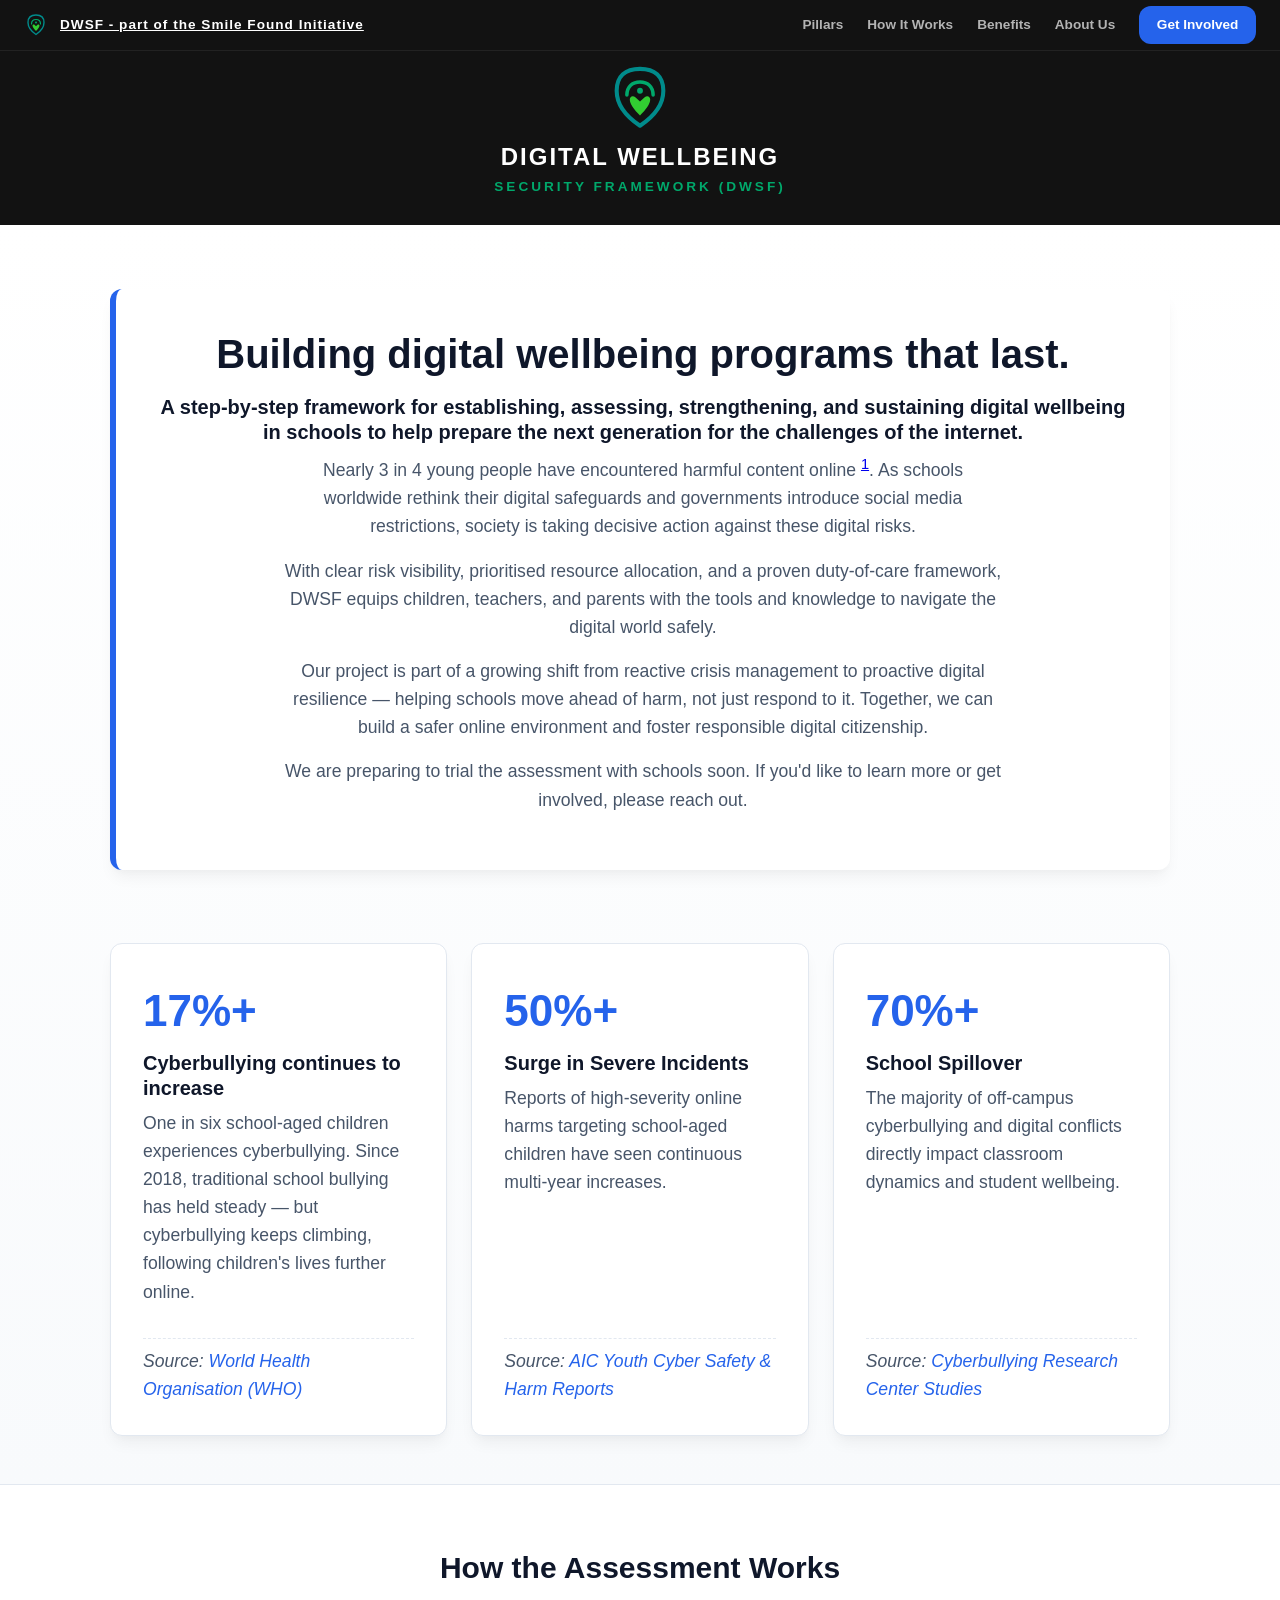
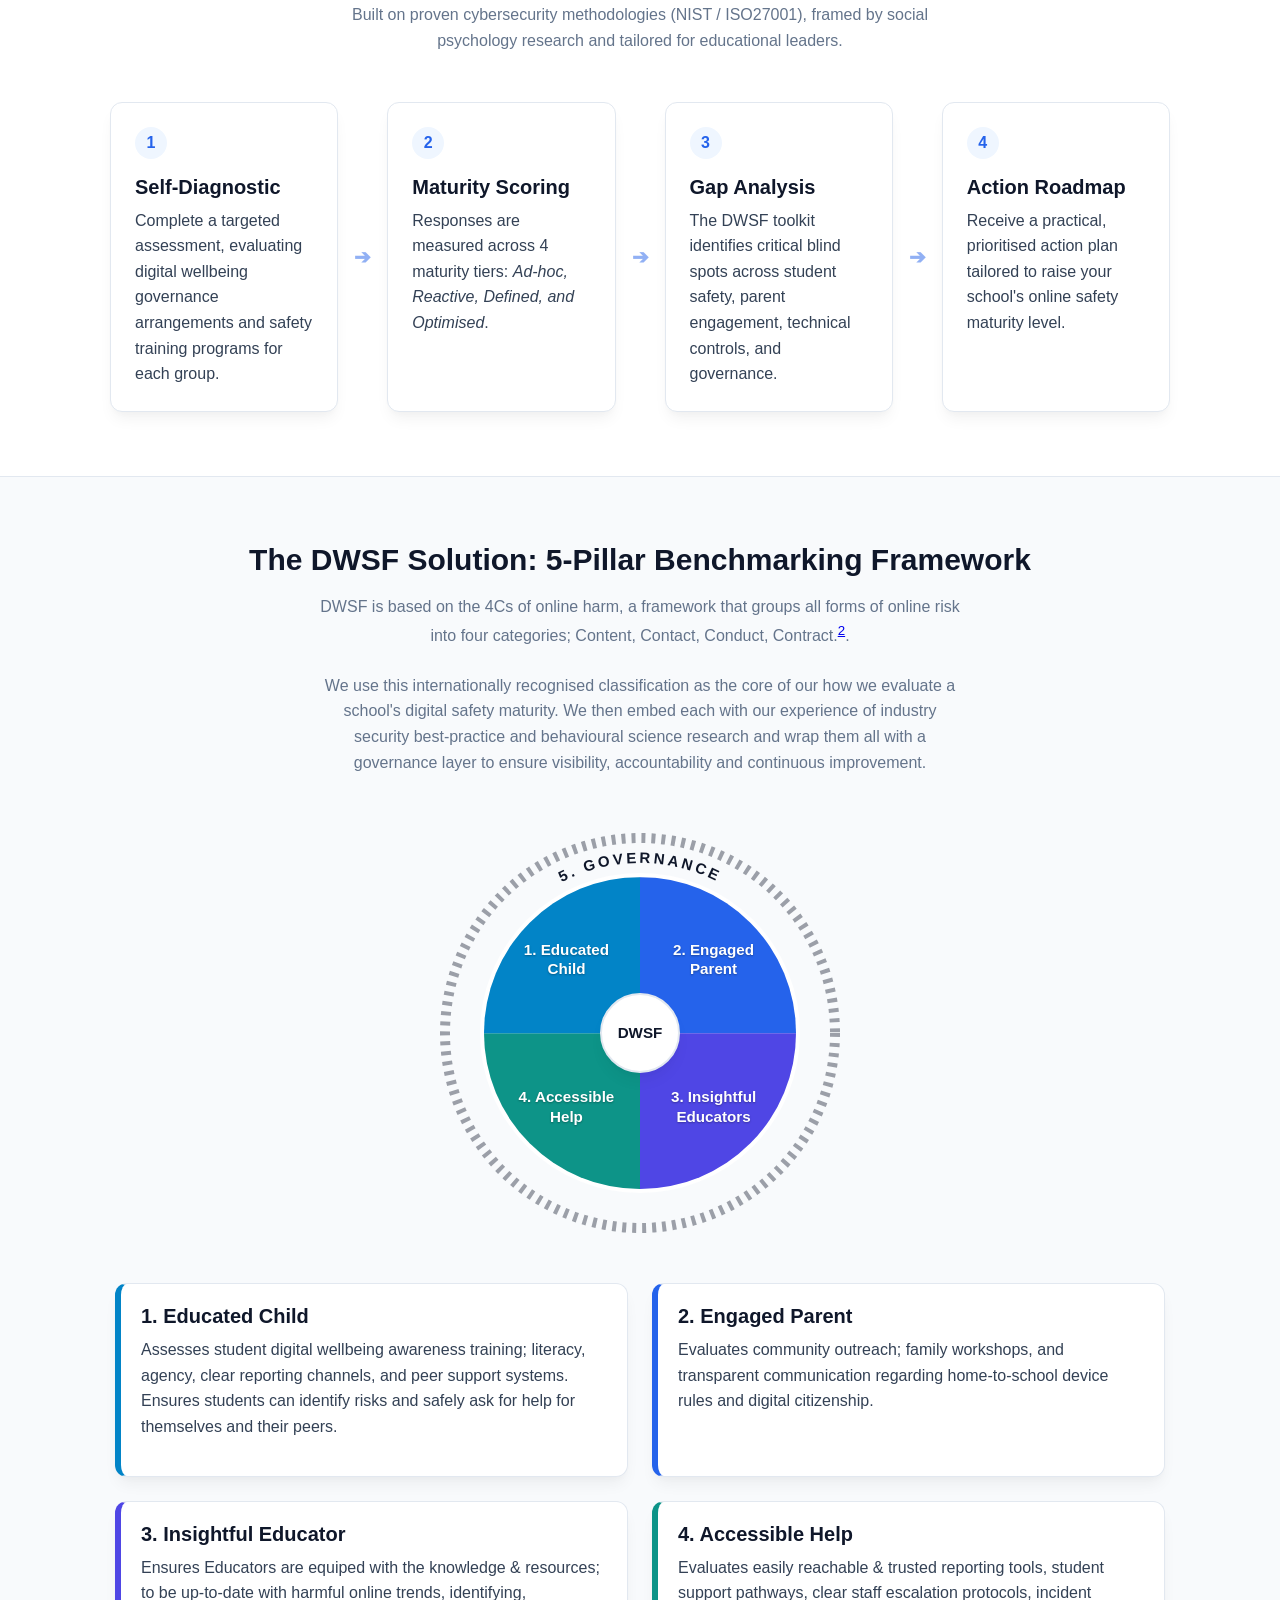
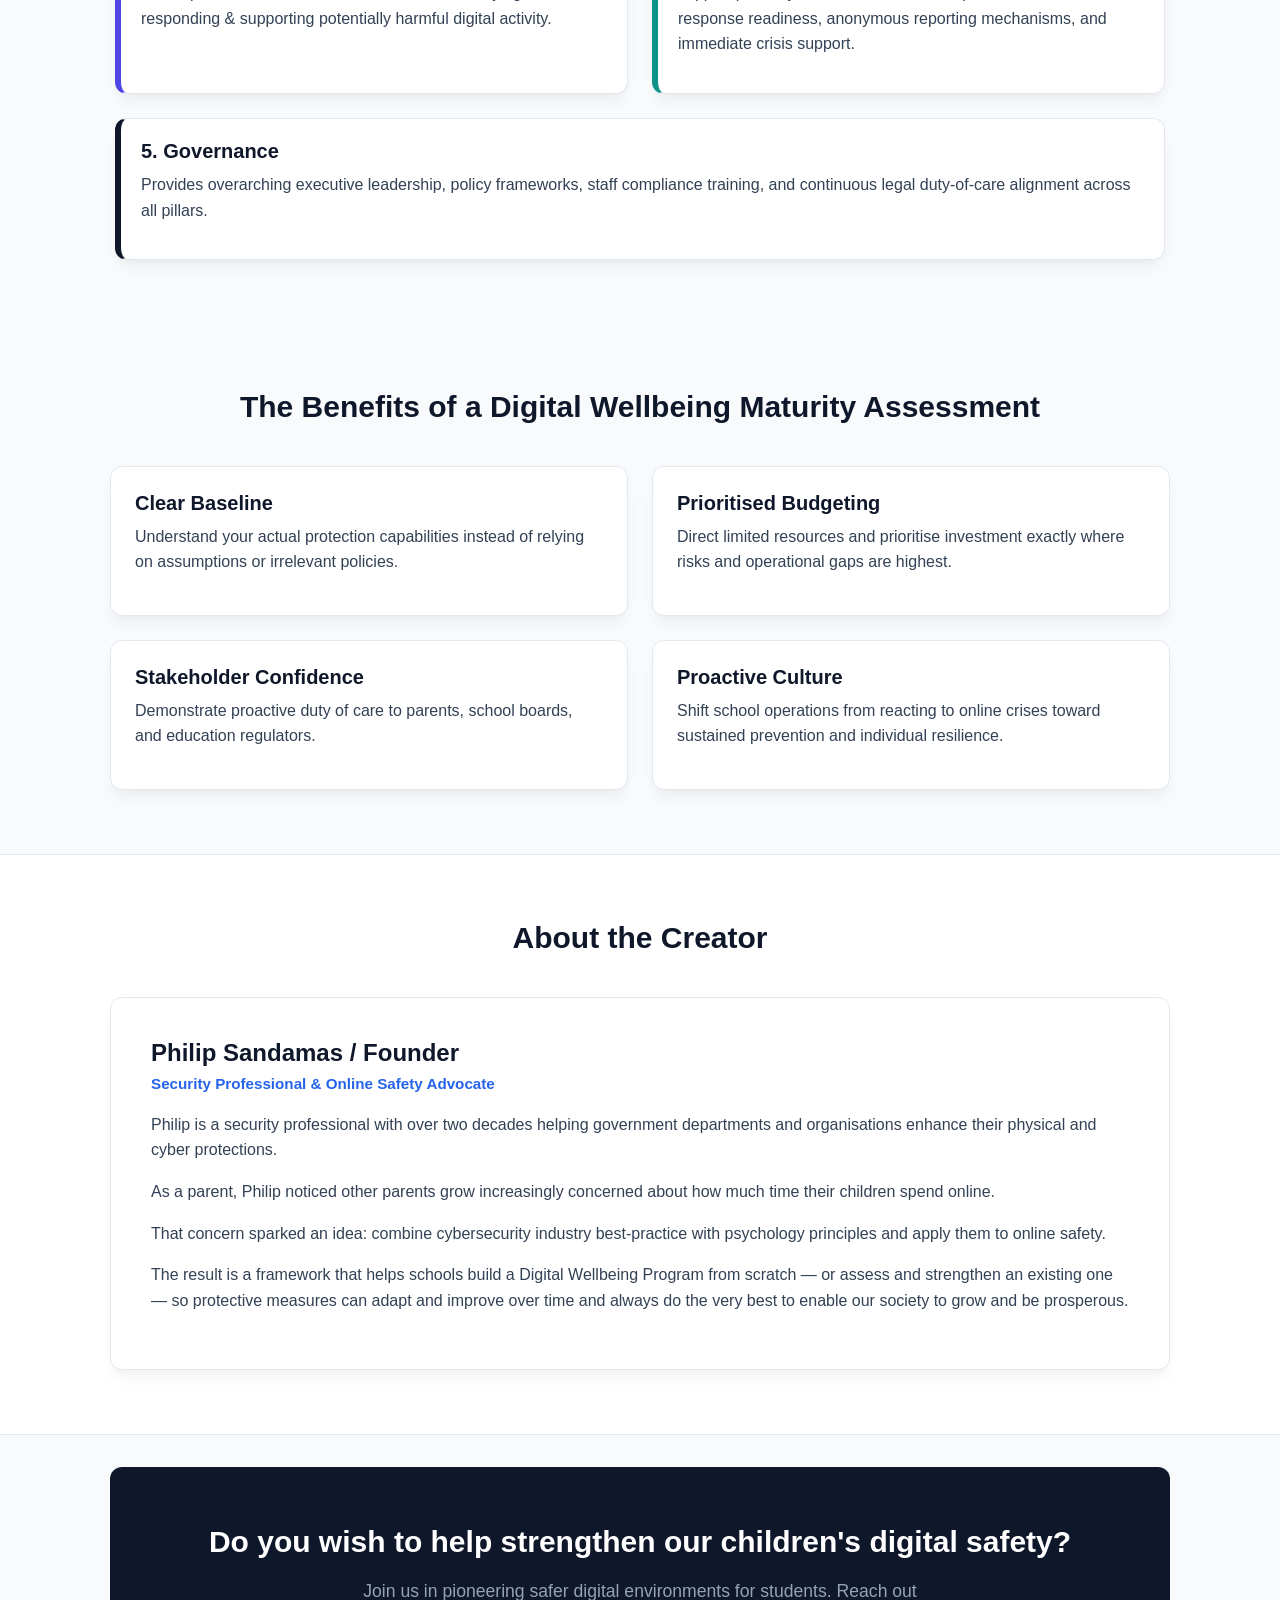
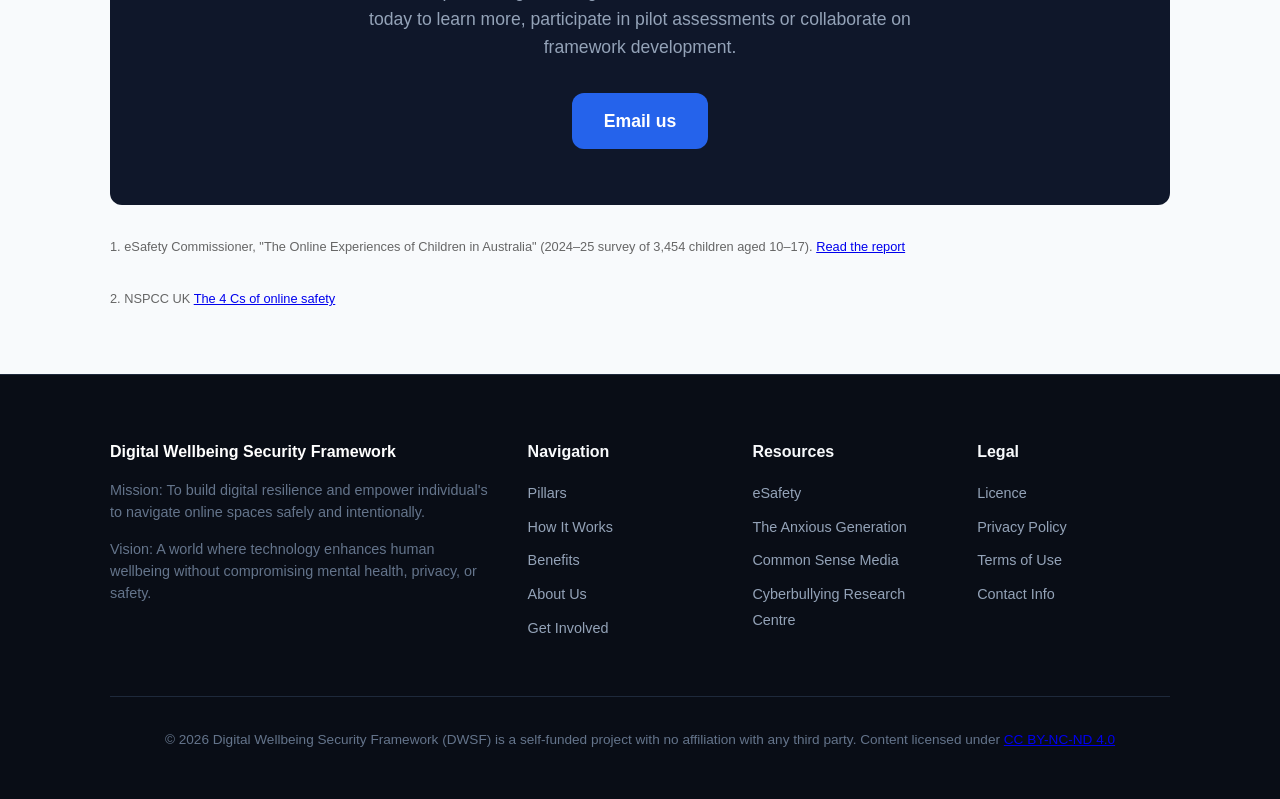
<file: index.html>
<!DOCTYPE html>
<html lang="en">
<head>
<meta charset="UTF-8">
<meta name="viewport" content="width=device-width, initial-scale=1.0">
<title>Digital Wellbeing Security Framework (DWSF).</title>

  <link rel="stylesheet" href="style.css">

  <!--icon in titl url bar. If removing, rememnber the four SVG files in root-->
<link rel="icon" href="/favicon.ico" sizes="any">
  <link rel="icon" href="icon.svg" type="image/svg+xml">
  <link rel="apple-touch-icon" href="apple-touch-icon.png">
  
</head>
<body id="top">

<!-- ============ HEADER ============ -->
<header class="site-header">
  <div class="header-logo">
    <svg class="logo-icon-header" viewBox="0 0 240 240" fill="none" xmlns="http://www.w3.org/2000/svg">
      <path d="M120 20 C170 20 200 45 200 95 C200 155 150 195 120 215 C90 195 40 155 40 95 C40 45 70 20 120 20 Z" stroke="#008B8B" stroke-width="14" fill="none" stroke-linejoin="round"/>
      <path d="M75 110 C75 80 95 65 120 65 C145 65 165 80 165 110" stroke="#00A86B" stroke-width="12" stroke-linecap="round" fill="none"/>
      <circle cx="120" cy="95" r="10" fill="#00A86B"/>
      <path d="M120 180 C100 160 85 140 85 125 C85 115 95 110 105 118 L120 132 L135 118 C145 110 155 115 155 125 C155 140 140 160 120 180 Z" fill="#32CD32"/>
    </svg>
    <a href="#top" class="header-title">DWSF - part of the Smile Found Initiative</a>
  </div>
  <nav class="header-nav" id="headerNav">
    <a href="#pillars">Pillars</a>
    <a href="#how-it-works">How It Works</a>
    <a href="#benefits">Benefits</a>
    <a href="#about">About Us</a>
    <a href="#get-involved" class="btn">Get Involved</a>
  </nav>

  <button class="nav-toggle" id="navToggle" aria-label="Toggle navigation menu" aria-expanded="false">
    <span></span>
    <span></span>
    <span></span>
  </button>
</header>

<!-- ============ DARK HERO ============ -->
<section class="hero-section">
  <div class="hero-logo-wrapper">
    <svg class="logo-icon-hero" viewBox="0 0 240 240" fill="none" xmlns="http://www.w3.org/2000/svg">
      <path d="M120 20 C170 20 200 45 200 95 C200 155 150 195 120 215 C90 195 40 155 40 95 C40 45 70 20 120 20 Z" stroke="#008B8B" stroke-width="14" fill="none" stroke-linejoin="round"/>
      <path d="M75 110 C75 80 95 65 120 65 C145 65 165 80 165 110" stroke="#00A86B" stroke-width="12" stroke-linecap="round" fill="none"/>
      <circle cx="120" cy="95" r="10" fill="#00A86B"/>
      <path d="M120 180 C100 160 85 140 85 125 C85 115 95 110 105 118 L120 132 L135 118 C145 110 155 115 155 125 C155 140 140 160 120 180 Z" fill="#32CD32"/>
    </svg>
    <h1 class="hero-title">DIGITAL WELLBEING</h1>
    <p class="hero-subtitle">SECURITY FRAMEWORK (DWSF)</p>
  </div>
</section>

<!-- ============ CONTENT INTRO ============ -->
<section class="hero-content">
  <div class="container">

    <div class="hero-box">
    <h1>Building digital wellbeing programs that last.</h1>

    <h3>A step-by-step framework for establishing, assessing, strengthening, and sustaining digital wellbeing in schools to help prepare the next generation for the challenges of the internet.</h3>

    <p>Nearly 3 in 4 young people have encountered harmful content online <sup><a href="#footnote-1" id="ref-1">1</a></sup>. As schools worldwide rethink their digital safeguards and governments introduce social media restrictions, society is taking decisive action against these digital risks.</p>

    <p>With clear risk visibility, prioritised resource allocation, and a proven duty-of-care framework, DWSF equips children, teachers, and parents with the tools and knowledge to navigate the digital world safely.</p>

   <p>Our project is part of a growing shift from reactive crisis management to proactive digital resilience — helping schools move ahead of harm, not just respond to it. Together, we can build a safer online environment and foster responsible digital citizenship.</p>

    <p>We are preparing to trial the assessment with schools soon. If you'd like to learn more or get involved, please reach out.</p>
    </div>
    <br>
   

    <div class="stat-grid">
      <div class="stat-card">
        <div>
          <div class="stat-number">17%+</div>
          <h3>Cyberbullying continues to increase</h3>
         <p>One in six school-aged children experiences cyberbullying. Since 2018, traditional school bullying has held steady — but cyberbullying keeps climbing, following children's lives further online.</p>
        </div>
        <p class="stat-source">
          Source: <a href="https://www.who.int/europe/news/item/27-03-2024-one-in-six-school-aged-children-experiences-cyberbullying--finds-new-who-europe-study" target="_blank" rel="noopener noreferrer">World Health Organisation (WHO)</a>
        </p>
      </div>

      <div class="stat-card">
        <div>
          <div class="stat-number">50%+</div>
          <h3>Surge in Severe Incidents</h3>
          <p>Reports of high-severity online harms targeting school-aged children have seen continuous multi-year increases.</p>
        </div>
        <p class="stat-source">
          Source: <a href="https://www.aic.gov.au/publications/tandi/tandi638" target="_blank" rel="noopener noreferrer">AIC Youth Cyber Safety & Harm Reports</a>
        </p>
      </div>

      <div class="stat-card">
        <div>
          <div class="stat-number">70%+</div>
          <h3>School Spillover</h3>
          <p>The majority of off-campus cyberbullying and digital conflicts directly impact classroom dynamics and student wellbeing.</p>
        </div>
        <p class="stat-source">
          Source: <a href="https://cyberbullying.org/summary-of-our-cyberbullying-research" target="_blank" rel="noopener noreferrer">Cyberbullying Research Center Studies</a>
        </p>
      </div>
    </div>
  </div>
</section>

<!-- ============ HOW IT WORKS ============ -->
<section id="how-it-works" style="background: var(--card-bg); border-top: 1px solid var(--border); border-bottom: 1px solid var(--border);">
  <div class="container">
    <h2>How the Assessment Works</h2>
    <p class="text-center" style="max-width: 650px; margin: -1.5rem auto 3rem; color: var(--text-muted);">
      Built on proven cybersecurity methodologies (NIST / ISO27001), framed by social psychology research and tailored for educational leaders.
    </p>

    <div class="steps-wrapper">
      <div class="step-card">
        <div class="step-badge">1</div>
        <h3>Self-Diagnostic</h3>
        <p>Complete a targeted assessment, evaluating digital wellbeing governance arrangements and safety training programs for each group.</p>
      </div>

      <div class="step-arrow" aria-hidden="true">➔</div>

      <div class="step-card">
        <div class="step-badge">2</div>
        <h3>Maturity Scoring</h3>
        <p>Responses are measured across 4 maturity tiers: <em>Ad-hoc, Reactive, Defined, and Optimised</em>.</p>
      </div>

      <div class="step-arrow" aria-hidden="true">➔</div>

      <div class="step-card">
        <div class="step-badge">3</div>
        <h3>Gap Analysis</h3>
        <p>The DWSF toolkit identifies critical blind spots across student safety, parent engagement, technical controls, and governance.</p>
      </div>

      <div class="step-arrow" aria-hidden="true">➔</div>

      <div class="step-card">
        <div class="step-badge">4</div>
        <h3>Action Roadmap</h3>
        <p>Receive a practical, prioritised action plan tailored to raise your school's online safety maturity level.</p>
      </div>
    </div>
  </div>
</section>
  
<!-- ============ PILLARS / FRAMEWORK ============ -->
<section id="pillars">
  <div class="container">
    <h2>The DWSF Solution: 5-Pillar Benchmarking Framework</h2>
    <p class="text-center" style="max-width: 650px; margin: -1.5rem auto 3rem; color: var(--text-muted);">
      DWSF is based on the 4Cs of online harm, a framework that groups all forms of online risk into four categories; Content, Contact, Conduct, Contract.<sup><a href="#ref-2">2</a></sup>.</p>
    
    <p class="text-center" style="max-width: 650px; margin: -1.5rem auto 3rem; color: var(--text-muted);">
      We use this internationally recognised classification as the core of our how we evaluate a school's digital safety maturity. We then embed each with our experience of industry security best-practice and behavioural science research and wrap them all with a governance layer to ensure visibility, accountability and continuous improvement.  
    </p>

    <div class="pillar-diagram-container">
      <div class="circle-wrapper">

        <div class="inner-pie">
          <div class="pie-slice slice-1">
            <span class="slice-text label-1">2. Engaged<br>Parent</span>
          </div>
          <div class="pie-slice slice-2">
            <span class="slice-text label-2">3. Insightful<br>Educators</span>
          </div>
          <div class="pie-slice slice-3">
            <span class="slice-text label-3">4. Accessible<br>Help</span>
          </div>
          <div class="pie-slice slice-4">
            <span class="slice-text label-4">1. Educated<br>Child</span>
          </div>
          <div class="pie-center-hub">DWSF</div>
        </div>

        <svg class="outer-ring-svg" viewBox="0 0 420 420" xmlns="http://www.w3.org/2000/svg">
          <circle cx="210" cy="210" r="195" fill="none" stroke="var(--pillar-gov)" stroke-width="10" stroke-dasharray="4 6" opacity="0.4"/>
          <path id="governanceArc" d="M 40 210 A 170 170 0 0 1 380 210" fill="none" stroke="none"/>
          <text font-size="15" font-weight="800" letter-spacing="3px" fill="var(--pillar-gov)">
            <textPath href="#governanceArc" startOffset="50%" text-anchor="middle">
              5. GOVERNANCE
            </textPath>
          </text>
        </svg>

      </div>

      <!-- Detailed Legend Grid (1 through 5) -->
      <div class="pillar-legend">
        <div class="legend-card child">
          <h3>1. Educated Child</h3>
          <p>Assesses student digital wellbeing awareness training; literacy, agency, clear reporting channels, and peer support systems. Ensures students can identify risks and safely ask for help for themselves and their peers.
          </p>
        </div>

        <div class="legend-card parent">
          <h3>2. Engaged Parent</h3>
          <p>Evaluates community outreach; family workshops, and transparent communication regarding home-to-school device rules and digital citizenship.</p>
        </div>

        <div class="legend-card users">
          <h3>3. Insightful Educator</h3>
          <p>Ensures Educators are equiped with the knowledge & resources; to be up-to-date with harmful online trends, identifying, responding & supporting potentially harmful digital activity.</p>
        </div>

        <div class="legend-card help">
          <h3>4. Accessible Help</h3>
          <p>Evaluates easily reachable & trusted reporting tools, student support pathways, clear staff escalation protocols, incident response readiness, anonymous reporting mechanisms, and immediate crisis support. </p>
        </div>

        <div class="legend-card gov">
          <h3>5. Governance</h3>
          <p>Provides overarching executive leadership, policy frameworks, staff compliance training, and continuous legal duty-of-care alignment across all pillars.</p>
        </div>
      </div>
    </div>
  </div>
</section>

<!-- ============ BENEFITS ============ -->
<section id="benefits">
  <div class="container">
    <h2>The Benefits of a Digital Wellbeing Maturity Assessment</h2>
    <div class="benefits-grid">
      <div class="benefit-item">
        <h3>Clear Baseline</h3>
        <p>Understand your actual protection capabilities instead of relying on assumptions or irrelevant policies.</p>
      </div>
      <div class="benefit-item">
        <h3>Prioritised Budgeting</h3>
        <p>Direct limited resources and prioritise investment exactly where risks and operational gaps are highest.</p>
      </div>
      <div class="benefit-item">
        <h3>Stakeholder Confidence</h3>
        <p>Demonstrate proactive duty of care to parents, school boards, and education regulators.</p>
      </div>
      <div class="benefit-item">
        <h3>Proactive Culture</h3>
        <p>Shift school operations from reacting to online crises toward sustained prevention and individual resilience.</p>
      </div>
    </div>
  </div>
</section>

<!-- ============ ABOUT ============ -->
<section id="about" style="background: var(--card-bg); border-top: 1px solid var(--border); border-bottom: 1px solid var(--border);">
  <div class="container">
    <h2>About the Creator</h2>
    <div class="about-card">
      <!--<div class="about-avatar">Photo Placeholder</div> -->
      <div class="about-content">
        <h3>Philip Sandamas / Founder</h3>
        <div class="about-title">Security Professional &amp; Online Safety Advocate</div>
        <p>Philip is a security professional with over two decades helping government departments and organisations enhance their physical and cyber protections.</p>
        <p>As a parent, Philip noticed other parents grow increasingly concerned about how much time their children spend online.</p> 
        <p>That concern sparked an idea: combine cybersecurity industry best-practice with psychology principles and apply them to online safety.</p>
       <p> The result is a framework that helps schools build a Digital Wellbeing Program from scratch — or assess and strengthen an existing one — so protective measures can adapt and improve over time and always do the very best to enable our society to grow and be prosperous.</p>
      </div>
    </div>
  </div>
</section>

<!-- ============ CTA ============ -->
<section id="get-involved" class="container">
  <div class="cta-section">
    <h2>Do you wish to help strengthen our children's digital safety?</h2>
    <p>Join us in pioneering safer digital environments for students. Reach out today to learn more, participate in pilot assessments or collaborate on framework development.</p>
    <a href="mailto:contact@digitalwellbeingsecurityframework.com?subject=Inquiry%3A%20DWSF%20Project%20Participation" class="btn-cta">Email us</a>
  </div>
</section>

<a href="#get-involved" class="floating-cta" id="floatingCta">
  Get in touch
</a>
  
<!-- ============ FOOTNOTE ============ -->
<p id="footnote-1" class="footnote">
  1. eSafety Commissioner, "The Online Experiences of Children in Australia" (2024–25 survey of 3,454 children aged 10–17).
  <a href="https://www.esafety.gov.au/research/the-online-experiences-of-children-in-australia/snapshot-content-associated-with-harm" target="_blank" rel="noopener noreferrer">Read the report</a>
</p>
  <p id="ref-2" class="footnote">
  2. NSPCC UK
   <a href="https://learning.nspcc.org.uk/news/2023/september/4-cs-of-online-safety#:~:text=These%20are%20known%20as%20the%204%20Cs,face%20when%20interacting%20with%20other%20users%20online." target="_blank" rel="noopener noreferrer">The 4 Cs of online safety</a>
</p>

<!-- ============ FOOTER ============ -->
<footer>
  <div class="container">
    <div class="footer-grid">
      <div class="footer-col">
        <h4 style="color:#FFF;">Digital Wellbeing Security Framework</h4>
        <p>Mission: To build digital resilience and empower individual's to navigate online spaces safely and intentionally.</p>
        <p>Vision: A world where technology enhances human wellbeing without compromising mental health, privacy, or safety.</p>
      </div>
      <div class="footer-col">
        <h4>Navigation</h4>
        <ul class="footer-links">
          <li><a href="#pillars">Pillars</a></li>
          <li><a href="#how-it-works">How It Works</a></li>
          <li><a href="#benefits">Benefits</a></li>
          <li><a href="#about">About Us</a></li>
          <li><a href="#get-involved">Get Involved</a></li>
        </ul>
      </div>
      <div class="footer-col">
        <h4>Resources</h4>
        <ul class="footer-links">
          <li><a href="https://www.esafety.gov.au" target="_blank" rel="noopener noreferrer">eSafety</a></li>
          <li><a href="https://www.anxiousgeneration.com" target="_blank" rel="noopener noreferrer">The Anxious Generation</a></li>
          <li><a href="https://www.commonsense.org" target="_blank" rel="noopener noreferrer">Common Sense Media</a></li>
          <li><a href="https://cyberbullying.org" target="_blank" rel="noopener noreferrer">Cyberbullying Research Centre</a></li>
        </ul>
      </div>
     
      <div class="footer-col">
        <h4>Legal</h4>
        <ul class="footer-links">
         <li><a href="https://creativecommons.org/licenses/by-nc-nd/4.0/">Licence</a></li>
         <li><a href="privacy.html">Privacy Policy</a></li>
          <li><a href="terms.html">Terms of Use</a></li>
          <li><a href="mailto:contact@digitalwellbeingsecurityframework.com">Contact Info</a></li>
        </ul>
      </div>
      
    </div>

    <div class="footer-bottom">
      <p>&copy; 2026 Digital Wellbeing Security Framework (DWSF) is a self-funded project with no affiliation with any third party. Content licensed under 
  <a href="https://creativecommons.org/licenses/by-nc-nd/4.0/" target="_blank" rel="noopener noreferrer">CC BY-NC-ND 4.0</a></p>
   
    </div>
  </div>
</footer>


<script src="./script.js"></script>

</body>
</html>
</file>
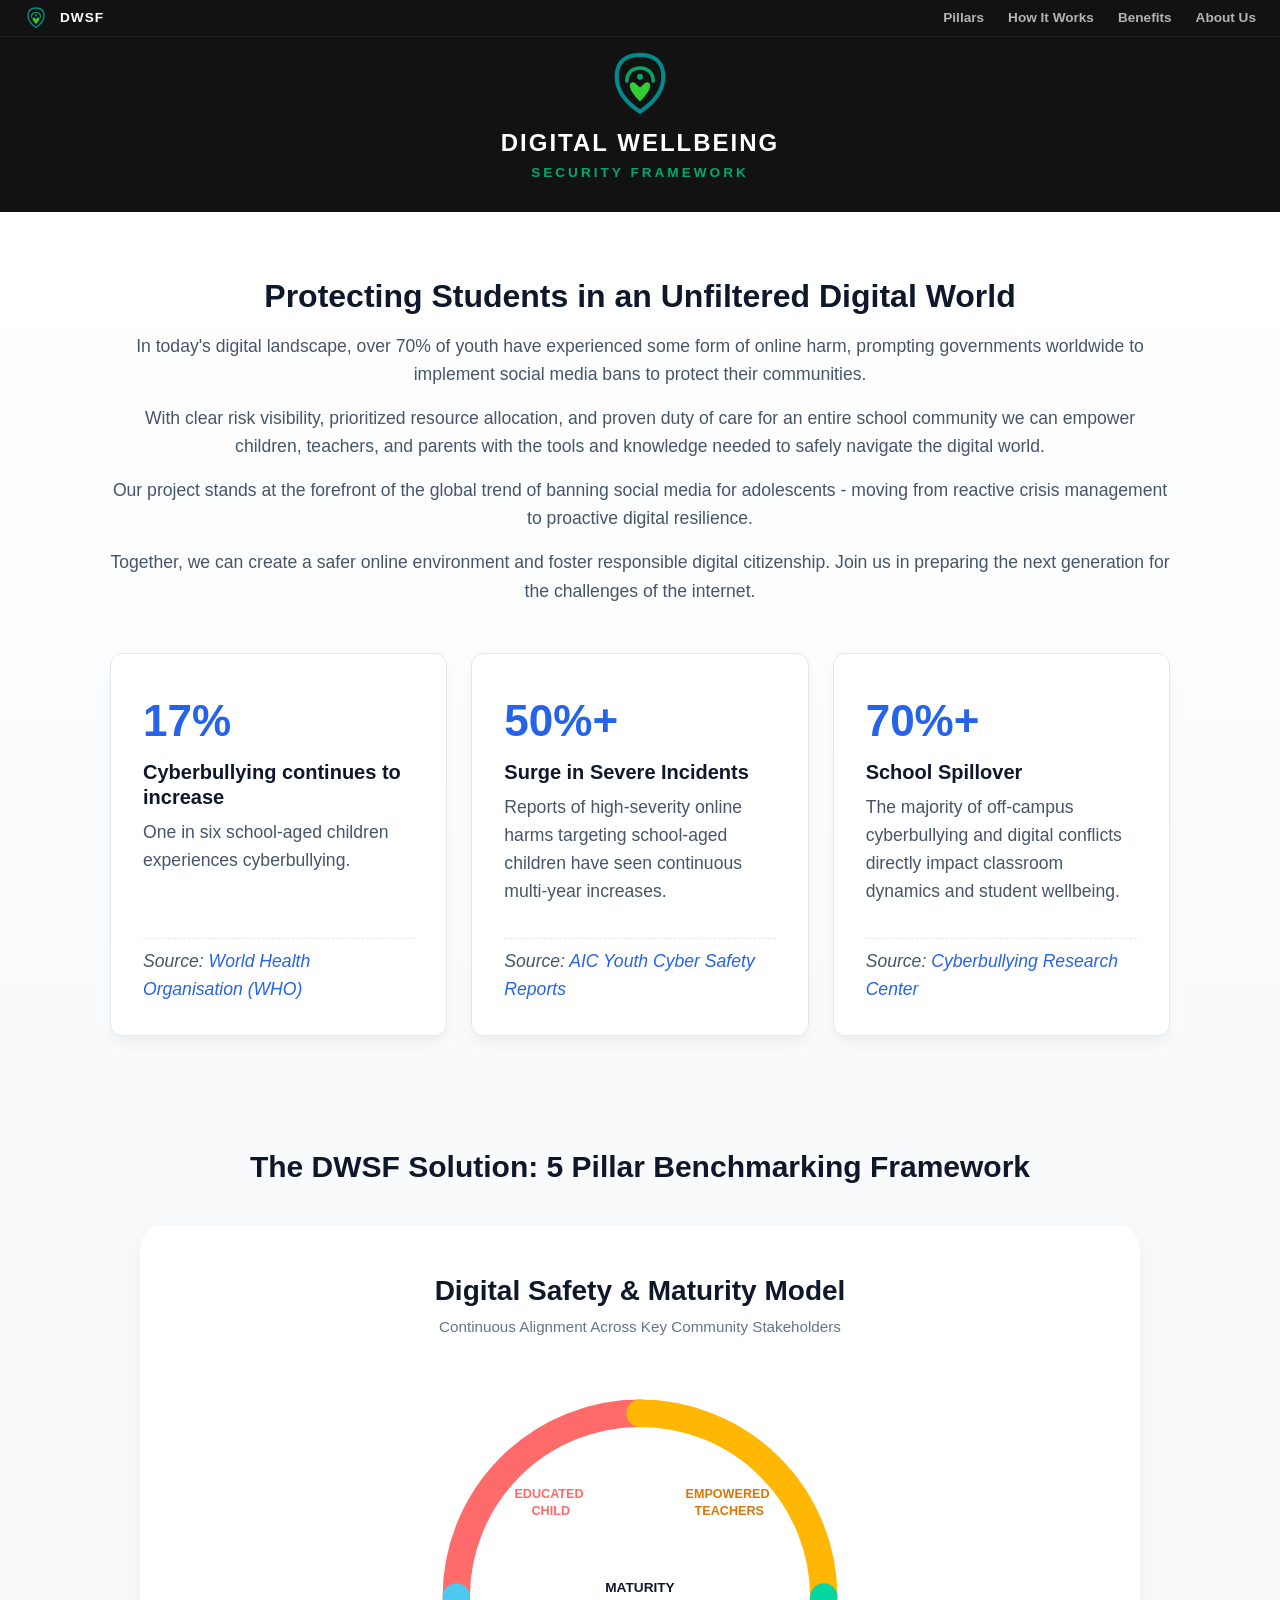
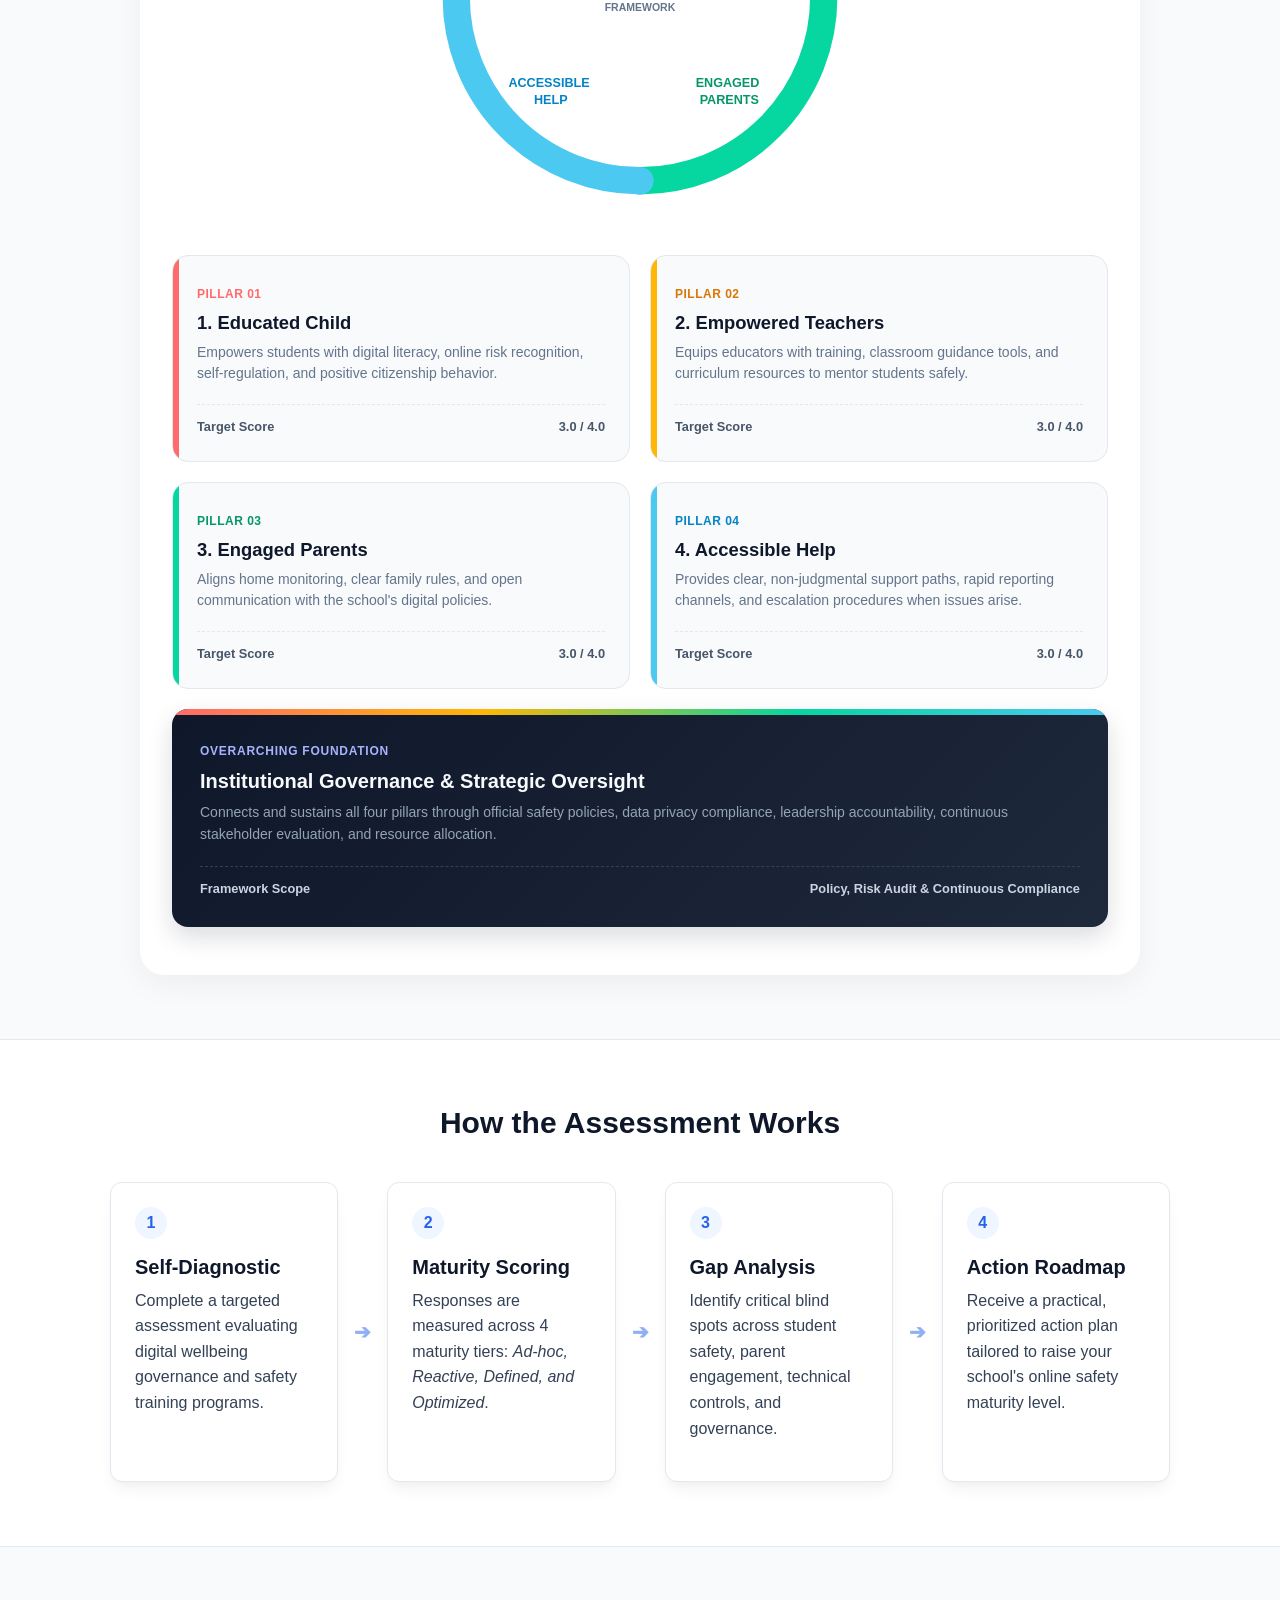
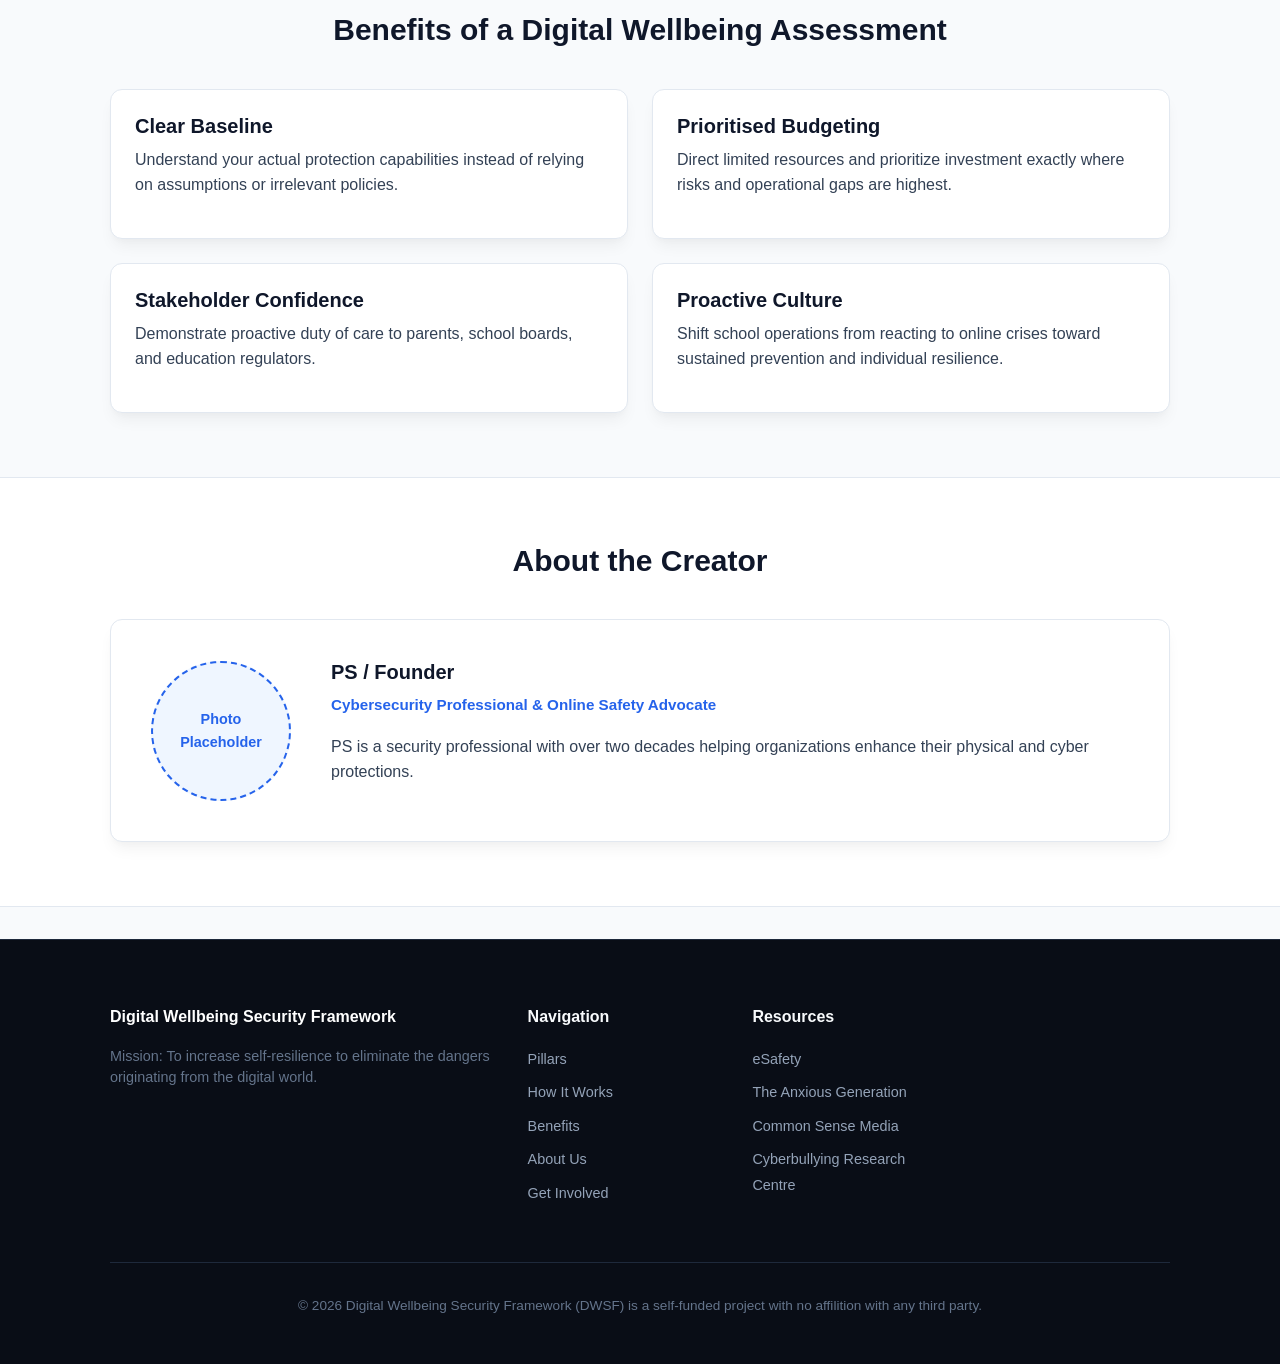
<file: DESF_webv11.html>
<!DOCTYPE html>
<html lang="en">
<head>
<meta charset="UTF-8">
<meta name="viewport" content="width=device-width, initial-scale=1.0">
<title>Digital Wellbeing Security Framework (DWSF)</title>

<style>
:root {
  --primary: #0F172A;
  --accent: #2563EB;
  --accent-light: #EFF6FF;
  --text: #334155;
  --text-muted: #64748B;
  --bg: #F8FAFC;
  --card-bg: #FFFFFF;
  --border: #E2E8F0;
  --shadow: 0 10px 15px -3px rgba(0, 0, 0, 0.05), 0 4px 6px -2px rgba(0, 0, 0, 0.02);
  --radius: 12px;

  /* Pillar Theme Colors */
  --pillar-1: #0284C7;
  --pillar-2: #2563EB;
  --pillar-3: #4F46E5;
  --pillar-4: #0D9488;
  --pillar-gov: #0F172A;
}

* {
  box-sizing: border-box;
  margin: 0;
  padding: 0;
}

html {
  scroll-behavior: smooth;
}

body {
  font-family: -apple-system, BlinkMacSystemFont, "Segoe UI", Roboto, Helvetica, Arial, sans-serif;
  color: var(--text);
  background-color: var(--bg);
  line-height: 1.6;
}

.container {
  max-width: 1100px;
  margin: 0 auto;
  padding: 0 20px;
}

h1, h2, h3 {
  color: var(--primary);
  font-weight: 700;
  line-height: 1.25;
}

h1 { font-size: 2.5rem; margin-bottom: 1rem; }
h2 { font-size: 1.875rem; text-align: center; margin-bottom: 2.5rem; }
h3 { font-size: 1.25rem; margin-bottom: 0.5rem; }

p { margin-bottom: 1rem; }
.text-center { text-align: center; }

/* --- HEADER STYLES --- */
.site-header {
  display: flex;
  justify-content: space-between;
  align-items: center;
  padding: 6px 24px;   /* REDUCED: Changed top/bottom padding from 15px to 6px */
  background-color: #121212;
  position: sticky;
  top: 0;
  z-index: 100;
  border-bottom: 1px solid #222222;
}

.header-logo {
  display: flex;
  align-items: center;
  gap: 12px;
}

.logo-icon-header {
  height: 24px;
  width: auto;
  object-fit: contain;
}

.header-title {
  color: #ffffff;
  font-weight: 700;
  font-size: 0.85rem;
  letter-spacing: 1px;
  
}

.header-nav {
  display: flex;
  align-items: center;
  gap: 1.5rem;
  list-style: none;
}

.header-nav a {
  color: #b3b3b3;
  text-decoration: none;
  font-weight: 600;
  font-size: 0.85rem;
  transition: color 0.2s ease;
}

.header-nav a:hover {
  color: #ffffff;
}

/* --- HERO SECTION STYLES --- */
.hero-section {
  display: flex;
  justify-content: center;
  align-items: center;
  text-align: center;
  padding: 12px 20px 12px !important; /* Shrank top/bottom padding significantly */
  background-color: #121212;
}

.hero-logo-wrapper {
  display: flex;
  flex-direction: column;
  align-items: center;
}

.logo-icon-hero {
  height: 70px !important;    /* Reduced height from 160px to 70px */
  width: auto !important;
  margin-bottom: 10px !important; /* Tightened gap below icon */
  object-fit: contain;
}
.hero-title {
  color: #ffffff;
  font-size: 1.5rem !important; /* Scaled down headline font size */
  font-weight: 800;
  letter-spacing: 2px;
  margin: 0 !important;
  line-height: 1.2 !important;
}

.hero-subtitle {
  color: #00A86B;
  font-size: 0.85rem !important; /* Scaled down subtitle */
  font-weight: 700;
  letter-spacing: 3px;
  margin-top: 4px !important;
}

/* --- LIGHT CONTENT HERO SECTION --- */
.hero-content {
  padding: 4rem 0 3rem;
  text-align: center;
  background: linear-gradient(180deg, #FFFFFF 0%, var(--bg) 100%);
}

/* Unify Hero Content Typography */
.hero-content {
  font-family: -apple-system, BlinkMacSystemFont, "Segoe UI", Roboto, sans-serif;
}

.hero-content h2 {
  font-size: 2rem;
  font-weight: 700;
  color: #0F172A;
  margin-bottom: 1rem;
}

.hero-content p {
  font-size: 1.1rem;
  font-weight: 400;
  color: #475569;
  line-height: 1.6;
}

/* Stat Grid */
.stat-grid {
  display: grid;
  grid-template-columns: repeat(auto-fit, minmax(280px, 1fr));
  gap: 1.5rem;
  margin-top: 3rem;
}

.stat-card {
  background: var(--card-bg);
  border: 1px solid var(--border);
  border-radius: var(--radius);
  padding: 2rem;
  box-shadow: var(--shadow);
  display: flex;
  flex-direction: column;
  justify-content: space-between;
  text-align: left;
}

.stat-number {
  font-size: 2.75rem;
  font-weight: 800;
  color: var(--accent);
  margin-bottom: 0.25rem;
}

.stat-source {
  font-size: 0.95rem;
  font-style: normal;
  color: var(--text-muted);
  margin-top: 1rem;
  margin-bottom: 0;
  border-top: 1px dashed var(--border);
  padding-top: 0.5rem;
  font-style: italic;
}

.stat-source a {
  color: var(--accent);
  text-decoration: none;
}

.stat-source a:hover {
  text-decoration: underline;
}

section { padding: 4rem 0; }

/* --- DIGITAL MATURITY FRAMEWORK STYLES --- */
.framework-container {
  --pillar-1: #ff6b6b;
  --pillar-2: #ffb703;
  --pillar-3: #06d6a0;
  --pillar-4: #4cc9f0;
  --governance: #6366f1;
  
  width: 100%;
  max-width: 1000px;
  margin: 0 auto;
  background: #ffffff;
  border-radius: 24px;
  padding: 3rem 2rem;
  box-shadow: 0 10px 30px rgba(0, 0, 0, 0.05);
  display: flex;
  flex-direction: column;
  align-items: center;
}

.framework-header {
  text-align: center;
  margin-bottom: 2rem;
}

.framework-header h1 {
  font-size: 1.75rem;
  font-weight: 800;
  color: var(--primary);
  margin: 0;
}

.framework-header p {
  font-size: 0.95rem;
  color: var(--text-muted);
  margin-top: 0.4rem;
}

.circle-diagram-wrapper {
  width: 100%;
  max-width: 420px;
  margin-bottom: 3rem;
}

.circle-diagram-wrapper svg {
  width: 100%;
  height: auto;
  display: block;
}

.pillars-grid {
  width: 100%;
  display: grid;
  grid-template-columns: repeat(2, 1fr);
  gap: 1.25rem;
}

.pillar-box {
  background: #f8fafc;
  border-radius: 16px;
  padding: 1.5rem;
  border: 1px solid #e2e8f0;
  position: relative;
  overflow: hidden;
  display: flex;
  flex-direction: column;
  justify-content: space-between;
}

.pillar-box::before {
  content: "";
  position: absolute;
  top: 0; left: 0; bottom: 0;
  width: 6px;
}

.box-1::before { background-color: var(--pillar-1); }
.box-2::before { background-color: var(--pillar-2); }
.box-3::before { background-color: var(--pillar-3); }
.box-4::before { background-color: var(--pillar-4); }

.pillar-badge {
  font-size: 0.75rem;
  font-weight: 800;
  letter-spacing: 0.5px;
  text-transform: uppercase;
  margin-bottom: 0.4rem;
  display: inline-block;
}

.box-1 .pillar-badge { color: var(--pillar-1); }
.box-2 .pillar-badge { color: #d97706; }
.box-3 .pillar-badge { color: #059669; }
.box-4 .pillar-badge { color: #0284c7; }

.pillar-title {
  font-size: 1.15rem;
  font-weight: 700;
  color: var(--primary);
  margin-bottom: 0.5rem;
}

.pillar-desc {
  font-size: 0.875rem;
  color: var(--text-muted);
  line-height: 1.5;
  margin-bottom: 1.25rem;
}

.pillar-footer {
  display: flex;
  justify-content: space-between;
  padding-top: 0.75rem;
  border-top: 1px dashed #e2e8f0;
  font-size: 0.8rem;
  font-weight: 600;
  color: #475569;
}

.governance-box {
  grid-column: 1 / -1;
  background: linear-gradient(135deg, #0f172a, #1e293b);
  border-radius: 16px;
  padding: 1.75rem;
  position: relative;
  overflow: hidden;
  box-shadow: 0 10px 25px rgba(15, 23, 42, 0.15);
}

.governance-box::before {
  content: "";
  position: absolute;
  top: 0; left: 0; right: 0;
  height: 6px;
  background: linear-gradient(90deg, var(--pillar-1), var(--pillar-2), var(--pillar-3), var(--pillar-4));
}

.governance-badge {
  font-size: 0.75rem;
  font-weight: 800;
  letter-spacing: 0.75px;
  text-transform: uppercase;
  color: #a5b4fc;
}

.governance-title {
  font-size: 1.25rem;
  font-weight: 700;
  color: #f8fafc;
  margin: 0.4rem 0 0.5rem;
}

.governance-desc {
  font-size: 0.875rem;
  color: #94a3b8;
  line-height: 1.55;
  margin-bottom: 1.25rem;
}

.governance-footer {
  display: flex;
  justify-content: space-between;
  padding-top: 0.75rem;
  border-top: 1px dashed #334155;
  font-size: 0.8rem;
  font-weight: 600;
  color: #cbd5e1;
}

/* Steps / Maturity Flow */
.steps-wrapper {
  display: flex;
  align-items: stretch;
  gap: 1rem;
}

.step-card {
  background: var(--card-bg);
  border: 1px solid var(--border);
  border-radius: var(--radius);
  padding: 1.5rem;
  box-shadow: var(--shadow);
  flex: 1;
}

.step-arrow {
  display: flex;
  align-items: center;
  justify-content: center;
  color: var(--accent);
  font-size: 1.25rem;
  font-weight: 700;
  opacity: 0.5;
}

.step-badge {
  background: var(--accent-light);
  color: var(--accent);
  font-weight: 700;
  width: 32px;
  height: 32px;
  line-height: 32px;
  border-radius: 50%;
  text-align: center;
  margin-bottom: 1rem;
}

/* Benefits Grid */
.benefits-grid {
  display: grid;
  grid-template-columns: repeat(2, 1fr);
  gap: 1.5rem;
}

.benefit-item {
  background: var(--card-bg);
  border: 1px solid var(--border);
  border-radius: var(--radius);
  padding: 1.5rem;
  box-shadow: var(--shadow);
}

/* About Section */
.about-card {
  background: var(--card-bg);
  border: 1px solid var(--border);
  border-radius: var(--radius);
  padding: 2.5rem;
  box-shadow: var(--shadow);
  display: flex;
  align-items: center;
  gap: 2.5rem;
}

.about-avatar {
  width: 140px;
  height: 140px;
  border-radius: 50%;
  background-color: var(--accent-light);
  color: var(--accent);
  display: flex;
  align-items: center;
  justify-content: center;
  font-weight: 700;
  font-size: 0.9rem;
  flex-shrink: 0;
  border: 2px dashed var(--accent);
  text-align: center;
  padding: 10px;
}

.about-title {
  color: var(--accent);
  font-weight: 600;
  font-size: 0.95rem;
  margin-bottom: 1rem;
}

/* Footer */
footer {
background: #090D16;
color: #64748B;
padding: 4rem 0 2rem;
margin-top: 2rem;
border-top: 1px solid #1E293B;
}

.footer-grid {
display: grid;
grid-template-columns: 2fr repeat(3, 1fr);
gap: 2rem;
margin-bottom: 3rem;
}

.footer-col h4 {
color: #F8FAFC;
margin-bottom: 1rem;
font-size: 1rem;
}

.footer-col p {
font-size: 0.9rem;
line-height: 1.5;
}

.footer-links { list-style: none; }
.footer-links li { margin-bottom: 0.5rem; }

.footer-links a {
color: #94A3B8;
text-decoration: none;
font-size: 0.9rem;
transition: color 0.2s ease;
}

.footer-links a:hover { color: #FFF; }

.footer-bottom {
border-top: 1px solid #1E293B;
padding-top: 2rem;
text-align: center;
font-size: 0.85rem;
}

/* Responsive Media Queries */
@media (max-width: 900px) {
  .steps-wrapper { flex-direction: column; }
  .step-arrow { transform: rotate(90deg); margin: -0.5rem 0; }
}

@media (max-width: 768px) {
  .site-header { padding: 15px 20px; }
  .header-nav { display: none; }
  .pillars-grid, .benefits-grid { grid-template-columns: 1fr; }
  .about-card { flex-direction: column; text-align: center; }
  .hero-title { font-size: 1.8rem; }
}
</style>
</head>

<body>

<!-- Spotify-Style Header -->
<header class="site-header">
  <div class="header-logo">
    <svg class="logo-icon-header" viewBox="0 0 240 240" fill="none" xmlns="http://www.w3.org/2000/svg">
      <path d="M120 20 C170 20 200 45 200 95 C200 155 150 195 120 215 C90 195 40 155 40 95 C40 45 70 20 120 20 Z" stroke="#008B8B" stroke-width="14" fill="none" stroke-linejoin="round"/>
      <path d="M75 110 C75 80 95 65 120 65 C145 65 165 80 165 110" stroke="#00A86B" stroke-width="12" stroke-linecap="round" fill="none"/>
      <circle cx="120" cy="95" r="10" fill="#00A86B"/>
      <path d="M120 180 C100 160 85 140 85 125 C85 115 95 110 105 118 L120 132 L135 118 C145 110 155 115 155 125 C155 140 140 160 120 180 Z" fill="#32CD32"/>
    </svg>
    <span class="header-title">DWSF</span>
  </div>

  <nav class="header-nav">
    <a href="#pillars">Pillars</a>
    <a href="#how-it-works">How It Works</a>
    <a href="#benefits">Benefits</a>
    <a href="#about">About Us</a>
  </nav>
</header>

<!-- Hero Section with Minimalist Icon -->
<section class="hero-section">
  <div class="hero-logo-wrapper">
    <svg class="logo-icon-hero" viewBox="0 0 240 240" fill="none" xmlns="http://www.w3.org/2000/svg">
      <path d="M120 20 C170 20 200 45 200 95 C200 155 150 195 120 215 C90 195 40 155 40 95 C40 45 70 20 120 20 Z" stroke="#008B8B" stroke-width="14" fill="none" stroke-linejoin="round"/>
      <path d="M75 110 C75 80 95 65 120 65 C145 65 165 80 165 110" stroke="#00A86B" stroke-width="12" stroke-linecap="round" fill="none"/>
      <circle cx="120" cy="95" r="10" fill="#00A86B"/>
      <path d="M120 180 C100 160 85 140 85 125 C85 115 95 110 105 118 L120 132 L135 118 C145 110 155 115 155 125 C155 140 140 160 120 180 Z" fill="#32CD32"/>
    </svg>
    
    <h1 class="hero-title">DIGITAL WELLBEING</h1>
    <p class="hero-subtitle">SECURITY FRAMEWORK</p>
  </div>
</section>

<!-- Content Introduction -->
<section class="hero-content">
  <div class="container">
    <h2>Protecting Students in an Unfiltered Digital World</h2>
    <p> </p>
    <p>In today's digital landscape, over 70% of youth have experienced some form of online harm, prompting governments worldwide to implement social media bans to protect their communities.</p> 
    <p></p>
    
      <p>With clear risk visibility, prioritized resource allocation, and proven duty of care for an entire school community we can empower children, teachers, and parents with the tools and knowledge needed to 
        safely navigate the digital world. </p>
        <p>Our project stands at the forefront of the global trend of banning social media for adolescents - moving from reactive crisis management to proactive digital resilience.  </p>
      <p>Together, we can create a safer online environment and foster responsible digital citizenship. Join us in preparing the next generation for the challenges of the internet.</p>

    <div class="stat-grid">
      <div class="stat-card">
        <div>
          <div class="stat-number">17%</div>
          <h3>Cyberbullying continues to increase</h3>
          <p>One in six school-aged children experiences cyberbullying.</p>
        </div>
        <p class="stat-source">
          Source: <a href="https://www.who.int" target="_blank" rel="noopener">World Health Organisation (WHO)</a>
        </p>
      </div>

      <div class="stat-card">
        <div>
          <div class="stat-number">50%+</div>
          <h3>Surge in Severe Incidents</h3>
          <p>Reports of high-severity online harms targeting school-aged children have seen continuous multi-year increases.</p>
        </div>
        <p class="stat-source">
          Source: <a href="https://www.aic.gov.au" target="_blank" rel="noopener">AIC Youth Cyber Safety Reports</a>
        </p>
      </div>

      <div class="stat-card">
        <div>
          <div class="stat-number">70%+</div>
          <h3>School Spillover</h3>
          <p>The majority of off-campus cyberbullying and digital conflicts directly impact classroom dynamics and student wellbeing.</p>
        </div>
        <p class="stat-source">
          Source: <a href="https://cyberbullying.org" target="_blank" rel="noopener">Cyberbullying Research Center</a>
        </p>
      </div>
    </div>
  </div>
</section>

<!-- Framework Model -->
<section id="pillars">
  <div class="container">
    <h2>The DWSF Solution: 5 Pillar Benchmarking Framework</h2>
    
    <div class="framework-container">
      <div class="framework-header">
        <h1>Digital Safety & Maturity Model</h1>
        <p>Continuous Alignment Across Key Community Stakeholders</p>
      </div>

      <div class="circle-diagram-wrapper">
        <svg viewBox="0 0 400 400">
          <circle cx="200" cy="200" r="175" fill="none" stroke="#f1f5f9" stroke-width="24"/>
          <path d="M 200 25 A 175 175 0 0 0 25 200" fill="none" stroke="var(--pillar-1)" stroke-width="26" stroke-linecap="round"/>
          <path d="M 200 25 A 175 175 0 0 1 375 200" fill="none" stroke="var(--pillar-2)" stroke-width="26" stroke-linecap="round"/>
          <path d="M 375 200 A 175 175 0 0 1 200 375" fill="none" stroke="var(--pillar-3)" stroke-width="26" stroke-linecap="round"/>
          <path d="M 200 375 A 175 175 0 0 1 25 200" fill="none" stroke="var(--pillar-4)" stroke-width="26" stroke-linecap="round"/>

          <text x="115" y="110" fill="var(--pillar-1)" font-size="12" font-weight="800" text-anchor="middle">
            <tspan x="115" dy="-4">EDUCATED</tspan>
            <tspan x="115" dy="16">CHILD</tspan>
          </text>

          <text x="285" y="110" fill="#d97706" font-size="12" font-weight="800" text-anchor="middle">
            <tspan x="285" dy="-4">EMPOWERED</tspan>
            <tspan x="285" dy="16">TEACHERS</tspan>
          </text>

          <text x="285" y="290" fill="#059669" font-size="12" font-weight="800" text-anchor="middle">
            <tspan x="285" dy="-4">ENGAGED</tspan>
            <tspan x="285" dy="16">PARENTS</tspan>
          </text>

          <text x="115" y="290" fill="#0284c7" font-size="12" font-weight="800" text-anchor="middle">
            <tspan x="115" dy="-4">ACCESSIBLE</tspan>
            <tspan x="115" dy="16">HELP</tspan>
          </text>

          <circle cx="200" cy="200" r="68" fill="#ffffff"/>
          <text x="200" y="195" fill="var(--primary)" font-size="13" font-weight="800" text-anchor="middle">MATURITY</text>
          <text x="200" y="213" fill="var(--text-muted)" font-size="10" font-weight="700" text-anchor="middle">FRAMEWORK</text>
        </svg>
      </div>

      <div class="pillars-grid">
        <div class="pillar-box box-1">
          <div>
            <span class="pillar-badge">Pillar 01</span>
            <h3 class="pillar-title">1. Educated Child</h3>
            <p class="pillar-desc">Empowers students with digital literacy, online risk recognition, self-regulation, and positive citizenship behavior.</p>
          </div>
          <div class="pillar-footer">
            <span>Target Score</span>
            <span>3.0 / 4.0</span>
          </div>
        </div>

        <div class="pillar-box box-2">
          <div>
            <span class="pillar-badge">Pillar 02</span>
            <h3 class="pillar-title">2. Empowered Teachers</h3>
            <p class="pillar-desc">Equips educators with training, classroom guidance tools, and curriculum resources to mentor students safely.</p>
          </div>
          <div class="pillar-footer">
            <span>Target Score</span>
            <span>3.0 / 4.0</span>
          </div>
        </div>

        <div class="pillar-box box-3">
          <div>
            <span class="pillar-badge">Pillar 03</span>
            <h3 class="pillar-title">3. Engaged Parents</h3>
            <p class="pillar-desc">Aligns home monitoring, clear family rules, and open communication with the school's digital policies.</p>
          </div>
          <div class="pillar-footer">
            <span>Target Score</span>
            <span>3.0 / 4.0</span>
          </div>
        </div>

        <div class="pillar-box box-4">
          <div>
            <span class="pillar-badge">Pillar 04</span>
            <h3 class="pillar-title">4. Accessible Help</h3>
            <p class="pillar-desc">Provides clear, non-judgmental support paths, rapid reporting channels, and escalation procedures when issues arise.</p>
          </div>
          <div class="pillar-footer">
            <span>Target Score</span>
            <span>3.0 / 4.0</span>
          </div>
        </div>

        <div class="governance-box">
          <div>
            <span class="governance-badge">Overarching Foundation</span>
            <h3 class="governance-title">Institutional Governance & Strategic Oversight</h3>
            <p class="governance-desc">Connects and sustains all four pillars through official safety policies, data privacy compliance, leadership accountability, continuous stakeholder evaluation, and resource allocation.</p>
          </div>
          <div class="governance-footer">
            <span>Framework Scope</span>
            <span>Policy, Risk Audit & Continuous Compliance</span>
          </div>
        </div>
      </div>
    </div>
  </div>
</section>

<!-- Assessment Flow Section -->
<section id="how-it-works" style="background: var(--card-bg); border-top: 1px solid var(--border); border-bottom: 1px solid var(--border);">
  <div class="container">
    <h2>How the Assessment Works</h2>
    <div class="steps-wrapper">
      <div class="step-card">
        <div class="step-badge">1</div>
        <h3>Self-Diagnostic</h3>
        <p>Complete a targeted assessment evaluating digital wellbeing governance and safety training programs.</p>
      </div>

      <div class="step-arrow" aria-hidden="true">➔</div>

      <div class="step-card">
        <div class="step-badge">2</div>
        <h3>Maturity Scoring</h3>
        <p>Responses are measured across 4 maturity tiers: <em>Ad-hoc, Reactive, Defined, and Optimized</em>.</p>
      </div>

      <div class="step-arrow" aria-hidden="true">➔</div>

      <div class="step-card">
        <div class="step-badge">3</div>
        <h3>Gap Analysis</h3>
        <p>Identify critical blind spots across student safety, parent engagement, technical controls, and governance.</p>
      </div>

      <div class="step-arrow" aria-hidden="true">➔</div>

      <div class="step-card">
        <div class="step-badge">4</div>
        <h3>Action Roadmap</h3>
        <p>Receive a practical, prioritized action plan tailored to raise your school's online safety maturity level.</p>
      </div>
    </div>
  </div>
</section>

<!-- Benefits Section -->
<section id="benefits">
  <div class="container">
    <h2>Benefits of a Digital Wellbeing Assessment</h2>
    <div class="benefits-grid">
      <div class="benefit-item">
        <h3>Clear Baseline</h3>
        <p>Understand your actual protection capabilities instead of relying on assumptions or irrelevant policies.</p>
      </div>
      <div class="benefit-item">
        <h3>Prioritised Budgeting</h3>
        <p>Direct limited resources and prioritize investment exactly where risks and operational gaps are highest.</p>
      </div>
      <div class="benefit-item">
        <h3>Stakeholder Confidence</h3>
        <p>Demonstrate proactive duty of care to parents, school boards, and education regulators.</p>
      </div>
      <div class="benefit-item">
        <h3>Proactive Culture</h3>
        <p>Shift school operations from reacting to online crises toward sustained prevention and individual resilience.</p>
      </div>
    </div>
  </div>
</section>

<!-- About Section -->
<section id="about" style="background: var(--card-bg); border-top: 1px solid var(--border); border-bottom: 1px solid var(--border);">
  <div class="container">
    <h2>About the Creator</h2>
    <div class="about-card">
      <div class="about-avatar">Photo Placeholder</div>
      <div class="about-content">
        <h3>PS / Founder</h3>
        <div class="about-title">Cybersecurity Professional & Online Safety Advocate</div>
        <p>PS is a security professional with over two decades helping organizations enhance their physical and cyber protections.</p>
      </div>
    </div>
  </div>
</section>

<!-- Footer -->
<footer>
<div class="container">
<div class="footer-grid">
<div class="footer-col">
<h4 style="color:#FFF;">Digital Wellbeing Security Framework</h4>
<p>Mission: To increase self-resilience to eliminate the dangers originating from the digital world.</p>
</div>
<div class="footer-col">
<h4>Navigation</h4>
<ul class="footer-links">
<li><a href="#pillars">Pillars</a></li>
<li><a href="#how-it-works">How It Works</a></li>
<li><a href="#benefits">Benefits</a></li>
<li><a href="#about">About Us</a></li>
<li><a href="#get-involved">Get Involved</a></li>
</ul>
</div>
<div class="footer-col">
<h4>Resources</h4>
<ul class="footer-links">
<li><a href= "https://www.esafety.gov.au">eSafety</a></li>
<li><a href="https://www.anxiousgeneration.com">The Anxious Generation</a></li>
<li><a href="https://www.commonsense.org"> Common Sense Media</a></li>
<li><a href="https://cyberbullying.org"> Cyberbullying Research Centre</a></li>
</ul>
</div>
<div class="footer-col">
<!--<h4>Legal & Contact</h4>
<ul class="footer-links">
<li><a href="#">[ Privacy Policy ]</a></li>
<li><a href="#">[ Terms of Use ]</a></li>
<li><a href="#">[ Contact Info ]</a></li>
</ul>-->
</div>
</div>

<div class="footer-bottom">
<p>&copy; 2026 Digital Wellbeing Security Framework (DWSF) is a self-funded project with no affilition with any third party.</p>
</div>
</div>
</footer>

</body>
</html>

</body>
</html>
</file>
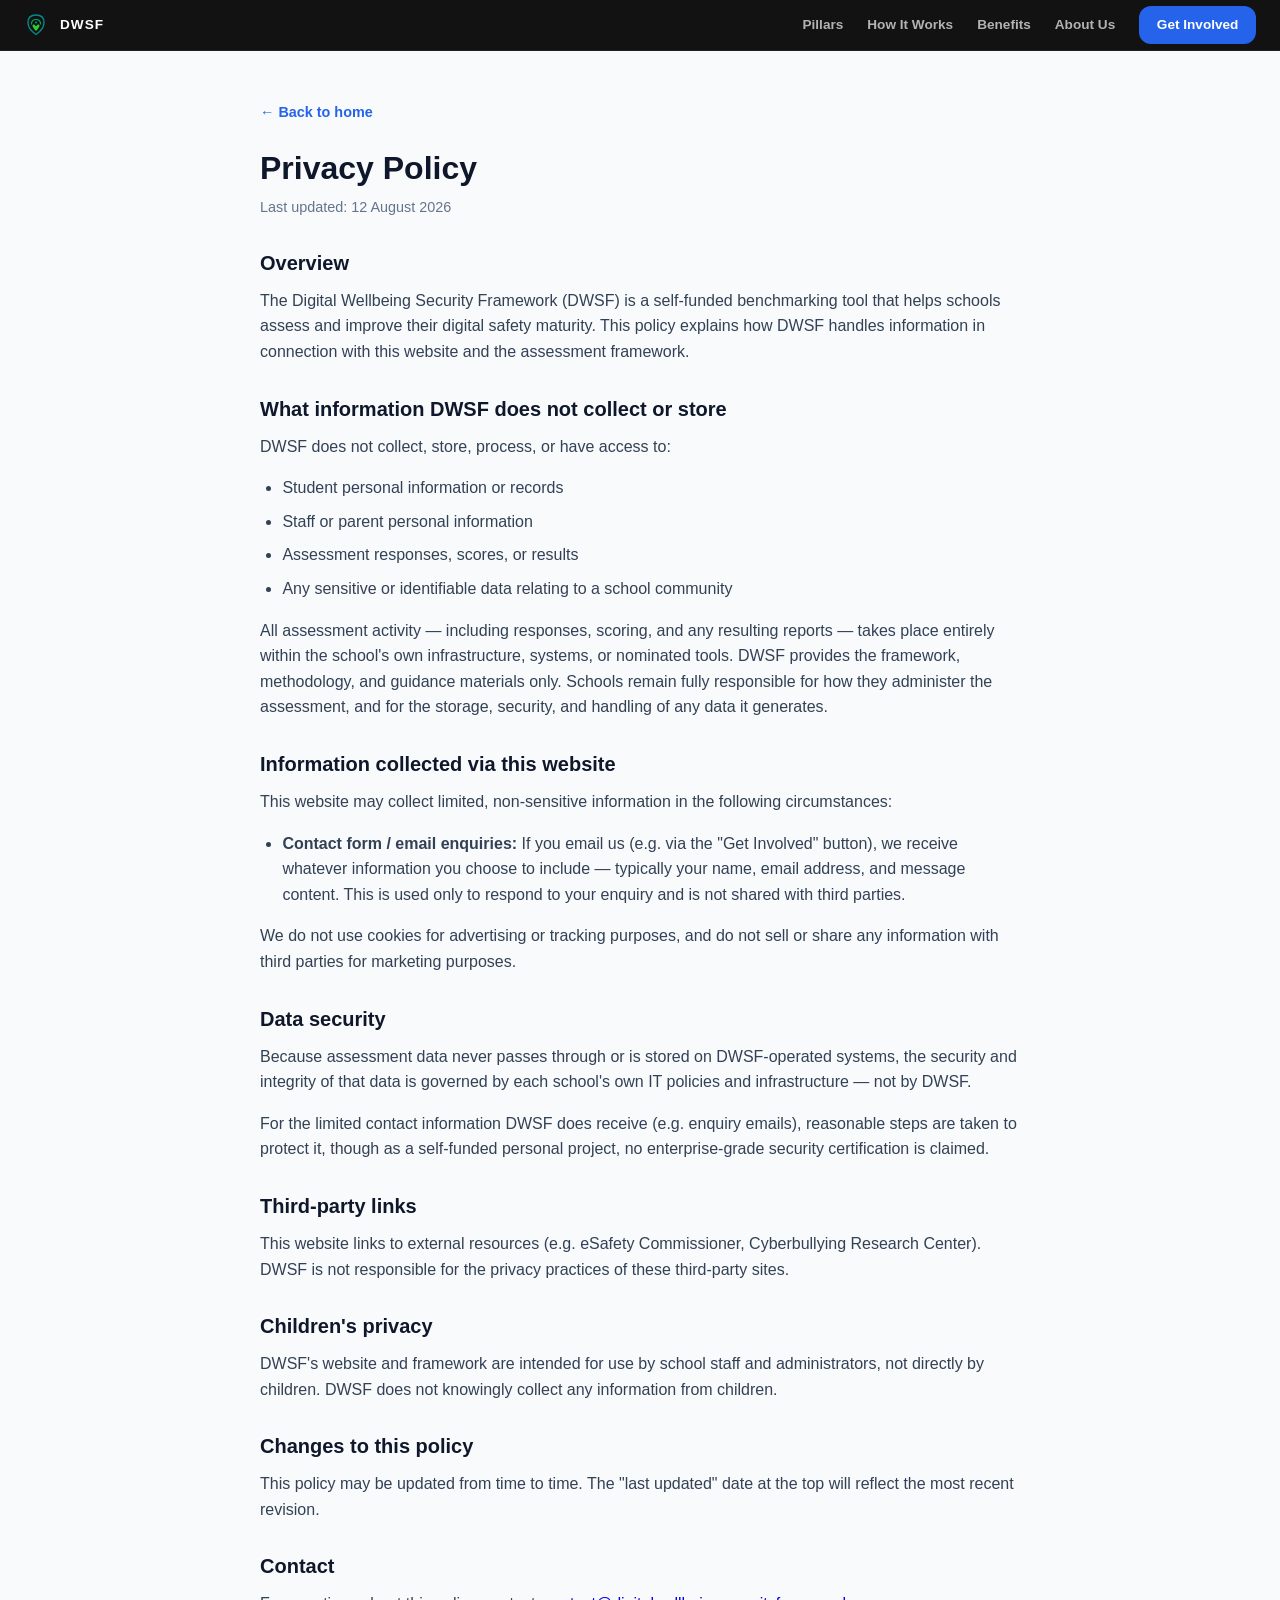
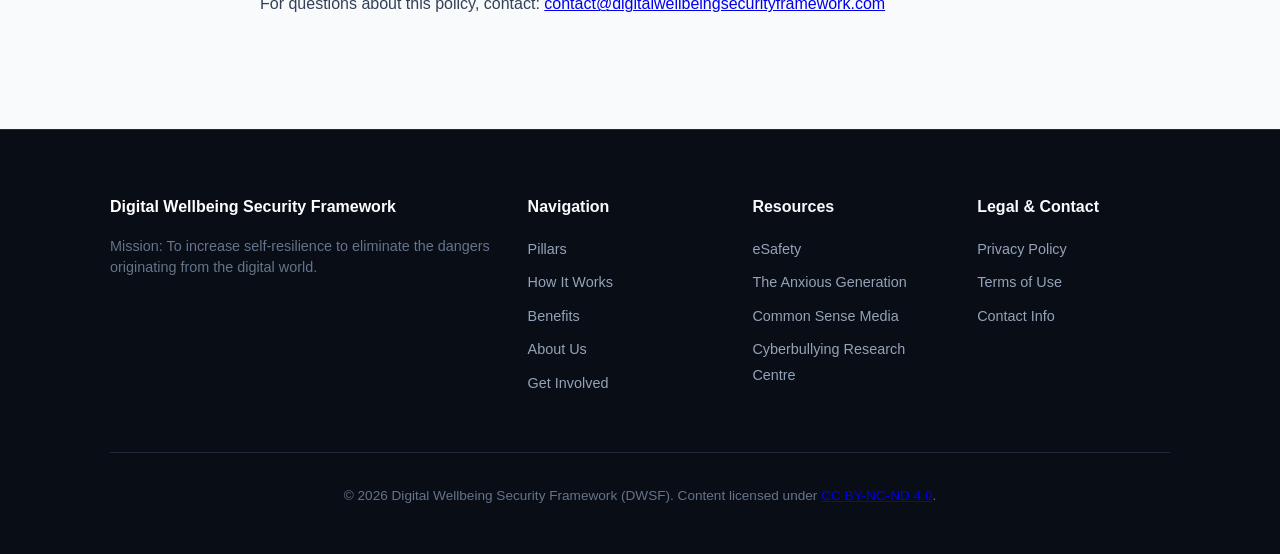
<file: privacy.html>
<!DOCTYPE html>
<html lang="en">
<head>
<meta charset="UTF-8">
<meta name="viewport" content="width=device-width, initial-scale=1.0">
<title>Privacy Policy | Digital Wellbeing Security Framework (DWSF)</title>
<link rel="stylesheet" href="style.css">
<style>
  .legal-content {
    max-width: 800px;
    margin: 0 auto;
    padding: 3rem 20px 4rem;
  }
  .legal-content h1 { font-size: 2rem; margin-bottom: 0.5rem; }
  .legal-content .updated { color: var(--text-muted); font-size: 0.9rem; margin-bottom: 2rem; }
  .legal-content h2 { font-size: 1.25rem; text-align: left; margin-top: 2rem; margin-bottom: 0.75rem; }
  .legal-content ul { padding-left: 1.4rem; margin-bottom: 1rem; }
  .legal-content li { margin-bottom: 0.5rem; }
  .back-link { display: inline-block; margin-bottom: 1.5rem; color: var(--accent); text-decoration: none; font-weight: 600; font-size: 0.9rem; }
  .back-link:hover { text-decoration: underline; }
</style>
</head>
<body>

<header class="site-header">
  <div class="header-logo">
    <svg class="logo-icon-header" viewBox="0 0 240 240" fill="none" xmlns="http://www.w3.org/2000/svg">
      <path d="M120 20 C170 20 200 45 200 95 C200 155 150 195 120 215 C90 195 40 155 40 95 C40 45 70 20 120 20 Z" stroke="#008B8B" stroke-width="14" fill="none" stroke-linejoin="round"/>
      <path d="M75 110 C75 80 95 65 120 65 C145 65 165 80 165 110" stroke="#00A86B" stroke-width="12" stroke-linecap="round" fill="none"/>
      <circle cx="120" cy="95" r="10" fill="#00A86B"/>
      <path d="M120 180 C100 160 85 140 85 125 C85 115 95 110 105 118 L120 132 L135 118 C145 110 155 115 155 125 C155 140 140 160 120 180 Z" fill="#32CD32"/>
    </svg>
    <span class="header-title">DWSF</span>
  </div>
  <nav class="header-nav" id="headerNav">
    <a href="index.html#pillars">Pillars</a>
    <a href="index.html#how-it-works">How It Works</a>
    <a href="index.html#benefits">Benefits</a>
    <a href="index.html#about">About Us</a>
    <a href="index.html#get-involved" class="btn">Get Involved</a>
  </nav>
  <button class="nav-toggle" id="navToggle" aria-label="Toggle navigation menu" aria-expanded="false">
    <span></span><span></span><span></span>
  </button>
</header>

<div class="legal-content">
  <a href="index.html" class="back-link">&larr; Back to home</a>

  <h1>Privacy Policy</h1>
  <p class="updated">Last updated: 12 August 2026</p>

  <h2>Overview</h2>
  <p>The Digital Wellbeing Security Framework (DWSF) is a self-funded benchmarking tool that helps schools assess and improve their digital safety maturity. This policy explains how DWSF handles information in connection with this website and the assessment framework.</p>

  <h2>What information DWSF does not collect or store</h2>
  <p>DWSF does not collect, store, process, or have access to:</p>
  <ul>
    <li>Student personal information or records</li>
    <li>Staff or parent personal information</li>
    <li>Assessment responses, scores, or results</li>
    <li>Any sensitive or identifiable data relating to a school community</li>
  </ul>
  <p>All assessment activity — including responses, scoring, and any resulting reports — takes place entirely within the school's own infrastructure, systems, or nominated tools. DWSF provides the framework, methodology, and guidance materials only. Schools remain fully responsible for how they administer the assessment, and for the storage, security, and handling of any data it generates.</p>

  <h2>Information collected via this website</h2>
  <p>This website may collect limited, non-sensitive information in the following circumstances:</p>
  <ul>
    <li><strong>Contact form / email enquiries:</strong> If you email us (e.g. via the "Get Involved" button), we receive whatever information you choose to include — typically your name, email address, and message content. This is used only to respond to your enquiry and is not shared with third parties.</li>
  </ul>
  <p>We do not use cookies for advertising or tracking purposes, and do not sell or share any information with third parties for marketing purposes.</p>

  <h2>Data security</h2>
  <p>Because assessment data never passes through or is stored on DWSF-operated systems, the security and integrity of that data is governed by each school's own IT policies and infrastructure — not by DWSF.</p>
  <p>For the limited contact information DWSF does receive (e.g. enquiry emails), reasonable steps are taken to protect it, though as a self-funded personal project, no enterprise-grade security certification is claimed.</p>

  <h2>Third-party links</h2>
  <p>This website links to external resources (e.g. eSafety Commissioner, Cyberbullying Research Center). DWSF is not responsible for the privacy practices of these third-party sites.</p>

  <h2>Children's privacy</h2>
  <p>DWSF's website and framework are intended for use by school staff and administrators, not directly by children. DWSF does not knowingly collect any information from children.</p>

  <h2>Changes to this policy</h2>
  <p>This policy may be updated from time to time. The "last updated" date at the top will reflect the most recent revision.</p>

  <h2>Contact</h2>
  <p>For questions about this policy, contact: <a href="mailto:contact@digitalwellbeingsecurityframework.com">contact@digitalwellbeingsecurityframework.com</a></p>
</div>

<footer>
<div class="container">
<div class="footer-grid">
<div class="footer-col">
<h4 style="color:#FFF;">Digital Wellbeing Security Framework</h4>
<p>Mission: To increase self-resilience to eliminate the dangers originating from the digital world.</p>
</div>
<div class="footer-col">
<h4>Navigation</h4>
<ul class="footer-links">
<li><a href="index.html#pillars">Pillars</a></li>
<li><a href="index.html#how-it-works">How It Works</a></li>
<li><a href="index.html#benefits">Benefits</a></li>
<li><a href="index.html#about">About Us</a></li>
<li><a href="index.html#get-involved">Get Involved</a></li>
</ul>
</div>
<div class="footer-col">
<h4>Resources</h4>
<ul class="footer-links">
<li><a href="https://www.esafety.gov.au" target="_blank" rel="noopener noreferrer">eSafety</a></li>
<li><a href="https://www.anxiousgeneration.com" target="_blank" rel="noopener noreferrer">The Anxious Generation</a></li>
<li><a href="https://www.commonsense.org" target="_blank" rel="noopener noreferrer">Common Sense Media</a></li>
<li><a href="https://cyberbullying.org" target="_blank" rel="noopener noreferrer">Cyberbullying Research Centre</a></li>
</ul>
</div>
<div class="footer-col">
<h4>Legal &amp; Contact</h4>
<ul class="footer-links">
<li><a href="privacy.html">Privacy Policy</a></li>
<li><a href="terms.html">Terms of Use</a></li>
<li><a href="mailto:contact@digitalwellbeingsecurityframework.com">Contact Info</a></li>
</ul>
</div>
</div>

<div class="footer-bottom">
<p>&copy; 2026 Digital Wellbeing Security Framework (DWSF). Content licensed under <a href="https://creativecommons.org/licenses/by-nc-nd/4.0/" target="_blank" rel="noopener noreferrer">CC BY-NC-ND 4.0</a>.</p>
</div>
</div>
</footer>

<script>
  const navToggle = document.getElementById('navToggle');
  const headerNav = document.getElementById('headerNav');
  navToggle.addEventListener('click', () => {
    const isOpen = headerNav.classList.toggle('open');
    navToggle.setAttribute('aria-expanded', isOpen);
  });
</script>

</body>
</html>
</file>
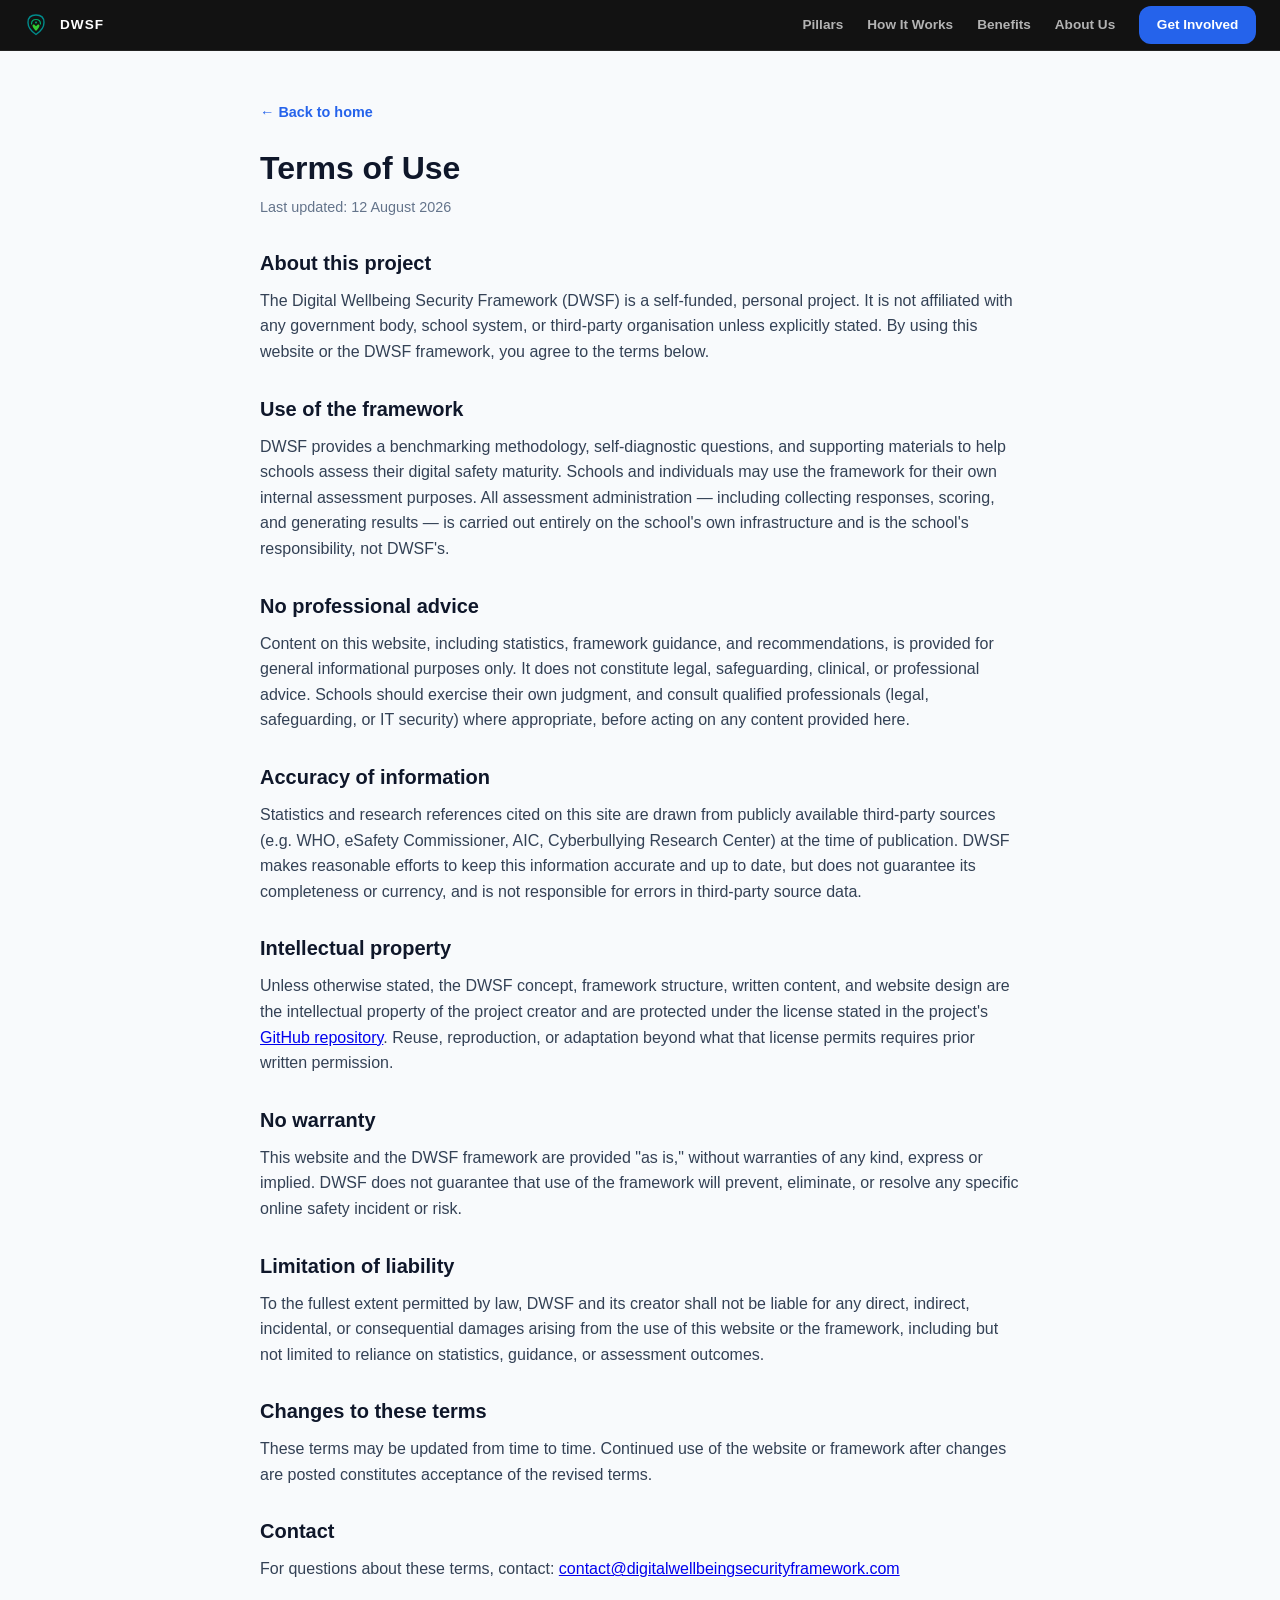
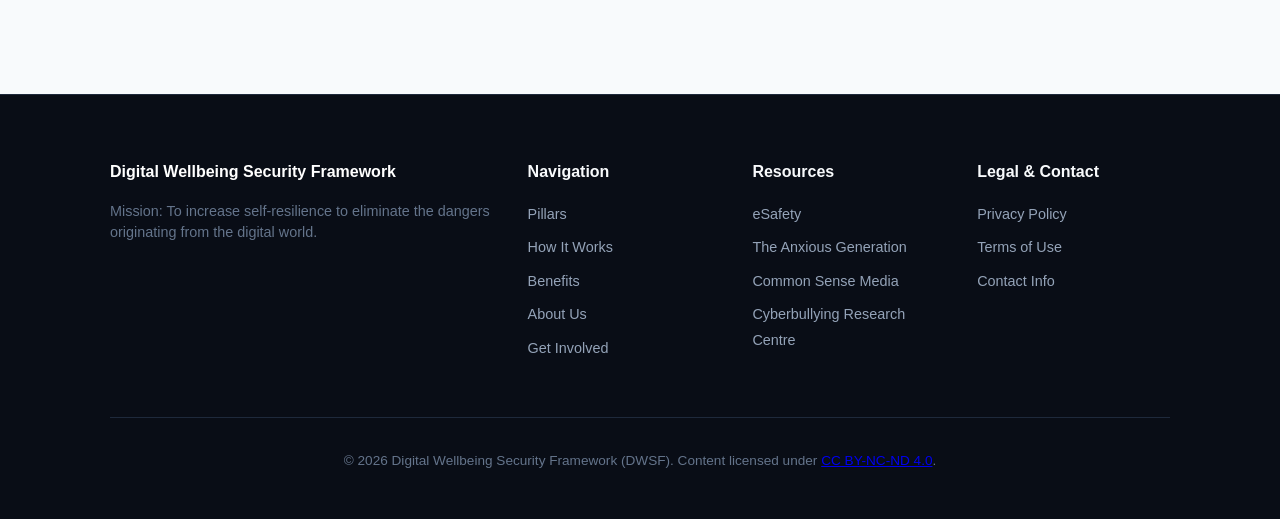
<file: terms.html>
<!DOCTYPE html>
<html lang="en">
<head>
<meta charset="UTF-8">
<meta name="viewport" content="width=device-width, initial-scale=1.0">
<title>Terms of Use | Digital Wellbeing Security Framework (DWSF)</title>
<link rel="stylesheet" href="style.css">
<style>
  .legal-content {
    max-width: 800px;
    margin: 0 auto;
    padding: 3rem 20px 4rem;
  }
  .legal-content h1 { font-size: 2rem; margin-bottom: 0.5rem; }
  .legal-content .updated { color: var(--text-muted); font-size: 0.9rem; margin-bottom: 2rem; }
  .legal-content h2 { font-size: 1.25rem; text-align: left; margin-top: 2rem; margin-bottom: 0.75rem; }
  .legal-content ul { padding-left: 1.4rem; margin-bottom: 1rem; }
  .legal-content li { margin-bottom: 0.5rem; }
  .back-link { display: inline-block; margin-bottom: 1.5rem; color: var(--accent); text-decoration: none; font-weight: 600; font-size: 0.9rem; }
  .back-link:hover { text-decoration: underline; }
</style>
</head>
<body>

<header class="site-header">
  <div class="header-logo">
    <svg class="logo-icon-header" viewBox="0 0 240 240" fill="none" xmlns="http://www.w3.org/2000/svg">
      <path d="M120 20 C170 20 200 45 200 95 C200 155 150 195 120 215 C90 195 40 155 40 95 C40 45 70 20 120 20 Z" stroke="#008B8B" stroke-width="14" fill="none" stroke-linejoin="round"/>
      <path d="M75 110 C75 80 95 65 120 65 C145 65 165 80 165 110" stroke="#00A86B" stroke-width="12" stroke-linecap="round" fill="none"/>
      <circle cx="120" cy="95" r="10" fill="#00A86B"/>
      <path d="M120 180 C100 160 85 140 85 125 C85 115 95 110 105 118 L120 132 L135 118 C145 110 155 115 155 125 C155 140 140 160 120 180 Z" fill="#32CD32"/>
    </svg>
    <span class="header-title">DWSF</span>
  </div>
  <nav class="header-nav" id="headerNav">
    <a href="index.html#pillars">Pillars</a>
    <a href="index.html#how-it-works">How It Works</a>
    <a href="index.html#benefits">Benefits</a>
    <a href="index.html#about">About Us</a>
    <a href="index.html#get-involved" class="btn">Get Involved</a>
  </nav>
  <button class="nav-toggle" id="navToggle" aria-label="Toggle navigation menu" aria-expanded="false">
    <span></span><span></span><span></span>
  </button>
</header>

<div class="legal-content">
  <a href="index.html" class="back-link">&larr; Back to home</a>

  <h1>Terms of Use</h1>
  <p class="updated">Last updated: 12 August 2026</p>

  <h2>About this project</h2>
  <p>The Digital Wellbeing Security Framework (DWSF) is a self-funded, personal project. It is not affiliated with any government body, school system, or third-party organisation unless explicitly stated. By using this website or the DWSF framework, you agree to the terms below.</p>

  <h2>Use of the framework</h2>
  <p>DWSF provides a benchmarking methodology, self-diagnostic questions, and supporting materials to help schools assess their digital safety maturity. Schools and individuals may use the framework for their own internal assessment purposes. All assessment administration — including collecting responses, scoring, and generating results — is carried out entirely on the school's own infrastructure and is the school's responsibility, not DWSF's.</p>

  <h2>No professional advice</h2>
  <p>Content on this website, including statistics, framework guidance, and recommendations, is provided for general informational purposes only. It does not constitute legal, safeguarding, clinical, or professional advice. Schools should exercise their own judgment, and consult qualified professionals (legal, safeguarding, or IT security) where appropriate, before acting on any content provided here.</p>

  <h2>Accuracy of information</h2>
  <p>Statistics and research references cited on this site are drawn from publicly available third-party sources (e.g. WHO, eSafety Commissioner, AIC, Cyberbullying Research Center) at the time of publication. DWSF makes reasonable efforts to keep this information accurate and up to date, but does not guarantee its completeness or currency, and is not responsible for errors in third-party source data.</p>

  <h2>Intellectual property</h2>
  <p>Unless otherwise stated, the DWSF concept, framework structure, written content, and website design are the intellectual property of the project creator and are protected under the license stated in the project's <a href="https://digitalwellbeingsecurityframework.com/" target="_blank" rel="noopener noreferrer">GitHub repository</a>. Reuse, reproduction, or adaptation beyond what that license permits requires prior written permission.</p>

  <h2>No warranty</h2>
  <p>This website and the DWSF framework are provided "as is," without warranties of any kind, express or implied. DWSF does not guarantee that use of the framework will prevent, eliminate, or resolve any specific online safety incident or risk.</p>

  <h2>Limitation of liability</h2>
  <p>To the fullest extent permitted by law, DWSF and its creator shall not be liable for any direct, indirect, incidental, or consequential damages arising from the use of this website or the framework, including but not limited to reliance on statistics, guidance, or assessment outcomes.</p>

  <h2>Changes to these terms</h2>
  <p>These terms may be updated from time to time. Continued use of the website or framework after changes are posted constitutes acceptance of the revised terms.</p>

  <h2>Contact</h2>
  <p>For questions about these terms, contact: <a href="mailto:contact@digitalwellbeingsecurityframework.com">contact@digitalwellbeingsecurityframework.com</a></p>
</div>

<footer>
<div class="container">
<div class="footer-grid">
<div class="footer-col">
<h4 style="color:#FFF;">Digital Wellbeing Security Framework</h4>
<p>Mission: To increase self-resilience to eliminate the dangers originating from the digital world.</p>
</div>
<div class="footer-col">
<h4>Navigation</h4>
<ul class="footer-links">
<li><a href="index.html#pillars">Pillars</a></li>
<li><a href="index.html#how-it-works">How It Works</a></li>
<li><a href="index.html#benefits">Benefits</a></li>
<li><a href="index.html#about">About Us</a></li>
<li><a href="index.html#get-involved">Get Involved</a></li>
</ul>
</div>
<div class="footer-col">
<h4>Resources</h4>
<ul class="footer-links">
<li><a href="https://www.esafety.gov.au" target="_blank" rel="noopener noreferrer">eSafety</a></li>
<li><a href="https://www.anxiousgeneration.com" target="_blank" rel="noopener noreferrer">The Anxious Generation</a></li>
<li><a href="https://www.commonsense.org" target="_blank" rel="noopener noreferrer">Common Sense Media</a></li>
<li><a href="https://cyberbullying.org" target="_blank" rel="noopener noreferrer">Cyberbullying Research Centre</a></li>
</ul>
</div>
<div class="footer-col">
<h4>Legal &amp; Contact</h4>
<ul class="footer-links">
<li><a href="privacy.html">Privacy Policy</a></li>
<li><a href="terms.html">Terms of Use</a></li>
<li><a href="mailto:contact@digitalwellbeingsecurityframework.com">Contact Info</a></li>
</ul>
</div>
</div>

<div class="footer-bottom">
<p>&copy; 2026 Digital Wellbeing Security Framework (DWSF). Content licensed under <a href="https://creativecommons.org/licenses/by-nc-nd/4.0/" target="_blank" rel="noopener noreferrer">CC BY-NC-ND 4.0</a>.</p>
</div>
</div>
</footer>

<script>
  const navToggle = document.getElementById('navToggle');
  const headerNav = document.getElementById('headerNav');
  navToggle.addEventListener('click', () => {
    const isOpen = headerNav.classList.toggle('open');
    navToggle.setAttribute('aria-expanded', isOpen);
  });
</script>

</body>
</html>
</file>
<file: style.css>
:root {
  --primary: #0F172A;
  --accent: #2563EB;
  --accent-light: #EFF6FF;
  --text: #334155;
  --text-muted: #64748B;
  --bg: #F8FAFC;
  --card-bg: #FFFFFF;
  --border: #E2E8F0;
  --shadow: 0 10px 15px -3px rgba(0, 0, 0, 0.05), 0 4px 6px -2px rgba(0, 0, 0, 0.02);
  --radius: 12px;
  --header-bg: #121212;

  /* Pillar Theme Colors */
  --pillar-1: #0284C7; /* Sky Blue    - 1. Empowered Child */
  --pillar-2: #2563EB; /* Royal Blue  - 2. Engaged Parent */
  --pillar-3: #4F46E5; /* Indigo      - 3. Insightful Educator */
  --pillar-4: #0D9488; /* Teal        - 4. Accessible Help */
  --pillar-gov: #0F172A; /* Dark Navy - 5. Governance (outer ring) */
}

* { box-sizing: border-box; margin: 0; padding: 0; }
html { scroll-behavior: smooth; }

body {
  font-family: -apple-system, BlinkMacSystemFont, "Segoe UI", Roboto, Helvetica, Arial, sans-serif;
  color: var(--text);
  background-color: var(--bg);
  line-height: 1.6;
}

.container { max-width: 1100px; margin: 0 auto; padding: 0 20px; }

h1, h2, h3 { color: var(--primary); font-weight: 700; line-height: 1.25; }
h1 { font-size: 2.5rem; margin-bottom: 1rem; }
h2 { font-size: 1.875rem; text-align: center; margin-bottom: 2.5rem; }
h3 { font-size: 1.25rem; margin-bottom: 0.5rem; }

p { margin-bottom: 1rem; }
.text-center { text-align: center; }
section { padding: 4rem 0; }

/* ============ HEADER (dark, Spotify-style) ============ */
.site-header {
  display: flex;
  justify-content: space-between;
  align-items: center;
  padding: 6px 24px;
  background-color: #121212;
  position: sticky;
  top: 0;
  z-index: 100;
  border-bottom: 1px solid #222222;
  transition: background-color 180ms ease;
}

.header-logo { display: flex; align-items: center; gap: 12px; }
.logo-icon-header { height: 24px; width: auto; object-fit: contain; }

.header-title {
  color: #ffffff;
  font-weight: 700;
  font-size: 0.85rem;
  letter-spacing: 1px;
}

.header-nav { display: flex; align-items: center; gap: 1.5rem; list-style: none; }

.header-nav a {
  color: #b3b3b3;
  text-decoration: none;
  font-weight: 600;
  font-size: 0.85rem;
  transition: color 0.2s ease;
}
.header-nav a:hover { color: #ffffff; }

.nav-toggle {
  display: none;
  flex-direction: column;
  justify-content: space-between;
  width: 24px;
  height: 18px;
  background: none;
  border: none;
  cursor: pointer;
  padding: 0;
}

.nav-toggle span {
  display: block;
  height: 2px;
  width: 100%;
  background-color: #ffffff;
  border-radius: 2px;
}

.btn {
  display: inline-block;
  background-color: var(--accent);
  color: #FFF !important;
  padding: 0.5rem 1.1rem;
  border-radius: var(--radius);
  text-decoration: none;
  font-weight: 600;
  font-size: 0.85rem;
  transition: background-color 0.2s ease;
}
.btn:hover { background-color: #1D4ED8; }

/* ============ DARK HERO (icon + title) ============ */
.hero-section {
  display: flex;
  justify-content: center;
  align-items: center;
  text-align: center;
  padding: 12px 20px;
  background-color: #121212;
}

.hero-logo-wrapper { display: flex; flex-direction: column; align-items: center; }

.logo-icon-hero {
  height: 70px;
  width: auto;
  margin-bottom: 10px;
  object-fit: contain;
}

.hero-title {
  color: #ffffff;
  font-size: 1.5rem;
  font-weight: 800;
  letter-spacing: 2px;
  margin: 0;
  line-height: 1.2;
}

.hero-subtitle {
  color: #00A86B;
  font-size: 0.85rem;
  font-weight: 700;
  letter-spacing: 3px;
  margin-top: 4px;
}

/* ============ LIGHT CONTENT INTRO ============ */
.hero-content {
  padding: 4rem 0 3rem;
  text-align: center;
  background: linear-gradient(180deg, #FFFFFF 0%, var(--bg) 100%);
}

.hero-content h2 { font-size: 2rem; font-weight: 700; color: #0F172A; margin-bottom: 1rem; }

.hero-content p {
  font-size: 1.1rem;
  font-weight: 400;
  color: #475569;
  line-height: 1.6;
  max-width: 720px;
  margin-left: auto;
  margin-right: auto;
}

.hero-box {
  background: var(--card-bg);
  border-left: 6px solid var(--accent);
  border-radius: var(--radius);
  box-shadow: var(--shadow);
  padding: 2.5rem;
}

/* ============ STAT GRID ============ */
.stat-grid {
  display: grid;
  grid-template-columns: repeat(auto-fit, minmax(280px, 1fr));
  gap: 1.5rem;
  margin-top: 3rem;
}

.stat-card {
  background: var(--card-bg);
  border: 1px solid var(--border);
  border-radius: var(--radius);
  padding: 2rem;
  box-shadow: var(--shadow);
  display: flex;
  flex-direction: column;
  justify-content: space-between;
  text-align: left;
}

.stat-number { font-size: 2.75rem; font-weight: 800; color: var(--accent); margin-bottom: 0.25rem; }

.stat-source {
  font-size: 0.85rem;
  color: var(--text-muted);
  margin-top: 1rem;
  margin-bottom: 0;
  border-top: 1px dashed var(--border);
  padding-top: 0.5rem;
  font-style: italic;
}
.stat-source a { color: var(--accent); text-decoration: none; }
.stat-source a:hover { text-decoration: underline; }

/* ============ PILLAR DIAGRAM (4-slice pie + governance ring) ============ */
.pillar-diagram-container {
  display: flex;
  flex-direction: column;
  align-items: center;
  justify-content: center;
  gap: 2.5rem;
  margin-top: 2rem;
}

.circle-wrapper {
  position: relative;
  width: 420px;
  height: 420px;
  border-radius: 50%;
  display: flex;
  align-items: center;
  justify-content: center;
  flex-shrink: 0;
}

.outer-ring-svg {
  position: absolute;
  inset: 0;
  width: 100%;
  height: 100%;
  z-index: 2;
  pointer-events: none;
}

.inner-pie {
  width: 320px;
  height: 320px;
  border-radius: 50%;
  position: relative;
  overflow: hidden;
  box-shadow: inset 0 0 10px rgba(0,0,0,0.1);
  border: 4px solid #FFFFFF;
  background: transparent;
}

.pie-slice {
  position: absolute;
  width: 100%;
  height: 100%;
  display: flex;
  align-items: center;
  justify-content: center;
  transition: transform 0.3s ease;
}

/* Slice 1: Top-Right -> 2. Engaged Parent */
.slice-1 { background: var(--pillar-2); clip-path: polygon(50% 50%, 50% 0%, 100% 0%, 100% 50%, 50% 50%); }
/* Slice 2: Bottom-Right -> 3. Empowered Users */
.slice-2 { background: var(--pillar-3); clip-path: polygon(50% 50%, 100% 50%, 100% 100%, 50% 100%, 50% 50%); }
/* Slice 3: Bottom-Left -> 4. Accessible Help */
.slice-3 { background: var(--pillar-4); clip-path: polygon(50% 50%, 50% 100%, 0% 100%, 0% 50%, 50% 50%); }
/* Slice 4: Top-Left -> 1. Educated Child */
.slice-4 { background: var(--pillar-1); clip-path: polygon(50% 50%, 0% 50%, 0% 0%, 50% 0%, 50% 50%); }

.slice-text {
  position: absolute;
  color: #FFFFFF;
  font-weight: 700;
  font-size: 0.95rem;
  text-align: center;
  width: 115px;
  line-height: 1.3;
  text-shadow: 0 1px 2px rgba(0,0,0,0.3);
}

.label-1 { top: 20%; right: 8%; }
.label-2 { bottom: 20%; right: 8%; }
.label-3 { bottom: 20%; left: 8%; }
.label-4 { top: 20%; left: 8%; }

.pie-center-hub {
  position: absolute;
  top: 50%;
  left: 50%;
  transform: translate(-50%, -50%);
  width: 80px;
  height: 80px;
  background: #FFFFFF;
  border-radius: 50%;
  z-index: 5;
  display: flex;
  align-items: center;
  justify-content: center;
  box-shadow: var(--shadow);
  font-weight: 800;
  font-size: 0.95rem;
  color: var(--primary);
  text-align: center;
  border: 2px solid var(--border);
}

/* ============ PILLAR LEGEND (1-5) ============ */
.pillar-legend {
  display: grid;
  grid-template-columns: repeat(2, 1fr);
  gap: 1.5rem;
  width: 100%;
  max-width: 1050px;
}

.legend-card {
  background: var(--card-bg);
  border: 1px solid var(--border);
  border-radius: var(--radius);
  padding: 1.25rem;
  box-shadow: var(--shadow);
  border-left: 6px solid var(--accent);
}

.legend-card.child  { border-left-color: var(--pillar-1); }
.legend-card.parent { border-left-color: var(--pillar-2); }
.legend-card.users  { border-left-color: var(--pillar-3); }
.legend-card.help   { border-left-color: var(--pillar-4); }
.legend-card.gov    { grid-column: 1 / -1; border-left-color: var(--pillar-gov); }

/* ============ STEPS / ASSESSMENT FLOW ============ */
.steps-wrapper { display: flex; align-items: stretch; gap: 1rem; }

.step-card {
  background: var(--card-bg);
  border: 1px solid var(--border);
  border-radius: var(--radius);
  padding: 1.5rem;
  box-shadow: var(--shadow);
  flex: 1;
  display: flex;
  flex-direction: column;
  position: relative;
}
.step-card p { margin-bottom: 0; }

.step-arrow {
  display: flex;
  align-items: center;
  justify-content: center;
  color: var(--accent);
  font-size: 1.25rem;
  font-weight: 700;
  opacity: 0.5;
  flex-shrink: 0;
}

.step-badge {
  display: inline-block;
  background: var(--accent-light);
  color: var(--accent);
  font-weight: 700;
  width: 32px;
  height: 32px;
  line-height: 32px;
  border-radius: 50%;
  text-align: center;
  margin-bottom: 1rem;
  flex-shrink: 0;
}

/* ============ BENEFITS GRID ============ */
.benefits-grid { display: grid; grid-template-columns: repeat(2, 1fr); gap: 1.5rem; }

.benefit-item {
  background: var(--card-bg);
  border: 1px solid var(--border);
  border-radius: var(--radius);
  padding: 1.5rem;
  box-shadow: var(--shadow);
}

/* ============ ABOUT SECTION ============ */
.about-card {
  background: var(--card-bg);
  border: 1px solid var(--border);
  border-radius: var(--radius);
  padding: 2.5rem;
  box-shadow: var(--shadow);
  display: flex;
  align-items: center;
  gap: 2.5rem;
}

.about-avatar {
  width: 140px;
  height: 140px;
  border-radius: 50%;
  background-color: var(--accent-light);
  color: var(--accent);
  display: flex;
  align-items: center;
  justify-content: center;
  font-weight: 700;
  font-size: 0.9rem;
  flex-shrink: 0;
  border: 2px dashed var(--accent);
  text-align: center;
  padding: 10px;
}

.about-content h3 { font-size: 1.5rem; margin-bottom: 0.25rem; }

.about-title { color: var(--accent); font-weight: 600; font-size: 0.95rem; margin-bottom: 1rem; }

/* ============ CTA SECTION ============ */
.cta-section {
  background: var(--primary);
  color: #FFF;
  border-radius: var(--radius);
  padding: 3.5rem 2rem;
  text-align: center;
  margin: 2rem 0;
}
.cta-section h2 { color: #FFF; margin-bottom: 1rem; }
.cta-section p { color: #94A3B8; max-width: 600px; margin: 0 auto 2rem; font-size: 1.1rem; }

.btn-cta {
  background-color: var(--accent);
  color: #FFF;
  font-size: 1.1rem;
  padding: 0.85rem 2rem;
  border-radius: var(--radius);
  text-decoration: none;
  font-weight: 600;
  display: inline-block;
  transition: background-color 0.2s ease;
}
.btn-cta:hover { background-color: #1D4ED8; }

/* ============ FLOATING CONTACT BUTTON ============ */
.floating-cta {
  position: fixed;
  bottom: 24px;
  right: 24px;
  background-color: var(--accent);
  color: #FFFFFF;
  padding: 0.85rem 1.4rem;
  border-radius: 999px;
  text-decoration: none;
  font-weight: 700;
  font-size: 0.95rem;
  box-shadow: 0 10px 25px rgba(37, 99, 235, 0.35);
  display: flex;
  align-items: center;
  gap: 0.5rem;
  z-index: 200;
  opacity: 0;
  transform: translateY(20px);
  pointer-events: none;
  transition: opacity 0.3s ease, transform 0.3s ease, background-color 0.2s ease;
}

.floating-cta.visible {
  opacity: 1;
  transform: translateY(0);
  pointer-events: auto;
}

.floating-cta:hover {
  background-color: #1D4ED8;
}

@media (max-width: 640px) {
  .floating-cta {
    bottom: 16px;
    right: 16px;
    left: 16px;
    justify-content: center;
    padding: 0.9rem 1rem;
  }
}

/* ============ FOOTNOTE ============ */
.footnote {
  font-size: 0.8rem;
  color: #666;
  max-width: 1100px;
  margin: 0 auto;
  padding: 0 20px 2rem;
}

/* ============ FOOTER ============ */
footer {
  background: #090D16;
  color: #64748B;
  padding: 4rem 0 2rem;
  margin-top: 2rem;
  border-top: 1px solid #1E293B;
}

.footer-grid { display: grid; grid-template-columns: 2fr repeat(3, 1fr); gap: 2rem; margin-bottom: 3rem; }
.footer-col h4 { color: #F8FAFC; margin-bottom: 1rem; font-size: 1rem; }
.footer-col p { font-size: 0.9rem; line-height: 1.5; }

.footer-links { list-style: none; }
.footer-links li { margin-bottom: 0.5rem; }
.footer-links a {
  color: #94A3B8;
  text-decoration: none;
  font-size: 0.9rem;
  transition: color 0.2s ease;
}
.footer-links a:hover { color: #FFF; }

.footer-bottom { border-top: 1px solid #1E293B; padding-top: 2rem; text-align: center; font-size: 0.85rem; }

/* ============ RESPONSIVE ============ */
@media (max-width: 900px) {
  .steps-wrapper { flex-direction: column; }
  .step-arrow { transform: rotate(90deg); margin: -0.5rem 0; }
  .pillar-legend { grid-template-columns: 1fr; }
  .legend-card.gov { grid-column: 1; }
}

@media (max-width: 850px) {
  .footer-grid { grid-template-columns: 1fr 1fr; }
  .about-card { flex-direction: column; text-align: center; }
}

@media (max-width: 768px) {
  .site-header {
    position: fixed;
    top: 0;
    left: 0;
    right: 0;
    z-index: 1200;
    background: var(--header-bg);
    box-shadow: 0 1px 8px rgba(0,0,0,0.08);
    display: flex;
    align-items: center;
    gap: 1rem;
    padding: 0.5rem 1rem;
    /* account for device safe area (iPhone notch) */
    padding-top: calc(0.5rem + env(safe-area-inset-top));
    /* ensure header height is predictable for content offset below */
    height: calc(56px + env(safe-area-inset-top));
    box-sizing: border-box;
  }

  .nav-toggle { display: flex; }

  /* Ensure nav toggle remains visible in the fixed header */
  .site-header .nav-toggle {
    margin-left: auto;
    z-index: 1250;
  }

  .header-nav {
    display: none;
    position: absolute;
    left: 0;
    right: 0;
    top: calc(56px + env(safe-area-inset-top));
    background-color: #121212;
    flex-direction: column;
    align-items: flex-start;
    padding: 1rem 20px;
    gap: 1rem;
    border-bottom: 1px solid #222222;
    z-index: 1190;
  }

  .header-nav.open { display: flex; }

  /* Push page content down so it isn't hidden under the fixed header */
  body {
    padding-top: calc(56px + env(safe-area-inset-top));
  }

  /* Floating CTA should sit above main content but below header if needed */
  .floating-cta { z-index: 1100; }

  .benefits-grid { grid-template-columns: 1fr; }
  .hero-title { font-size: 1.8rem; }

  /* Stat cards: horizontal scroll instead of stacking vertically */
  .stat-grid {
    display: flex;
    grid-template-columns: none;
    overflow-x: auto;
    gap: 1rem;
    scroll-snap-type: x mandatory;
    padding-bottom: 0.5rem;
    -webkit-overflow-scrolling: touch;
  }
  .stat-card { flex: 0 0 85%; scroll-snap-align: center; }
  .stat-grid::-webkit-scrollbar { height: 6px; }
  .stat-grid::-webkit-scrollbar-thumb { background: var(--border); border-radius: 10px; }
}

@media (max-width: 640px) {
  h1 { font-size: 2rem; }
  h2 { font-size: 1.5rem; }
  .footer-grid { grid-template-columns: 1fr; }
  .circle-wrapper { width: 340px; height: 340px; }
  .inner-pie { width: 250px; height: 250px; }
  .slice-text { font-size: 0.75rem; width: 85px; }
  .pie-center-hub { width: 65px; height: 65px; font-size: 0.8rem; }
}
</file>
